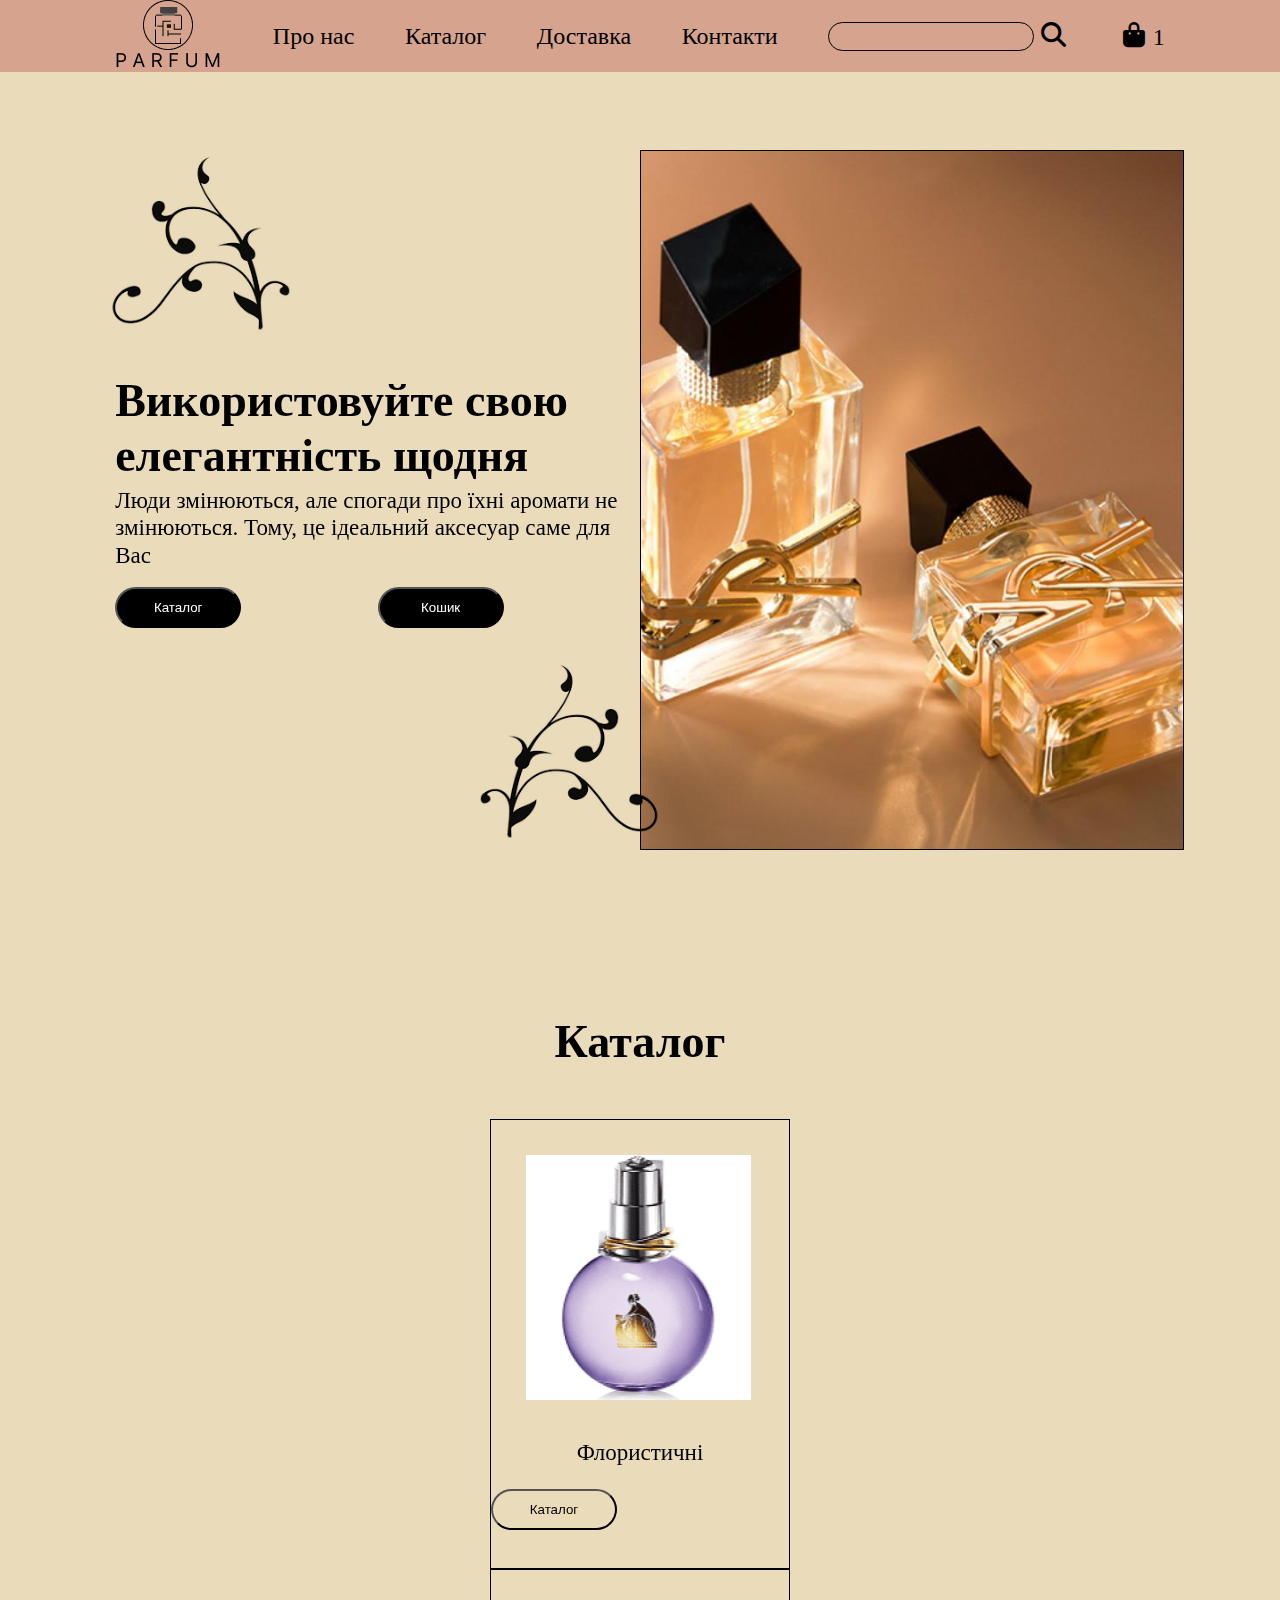
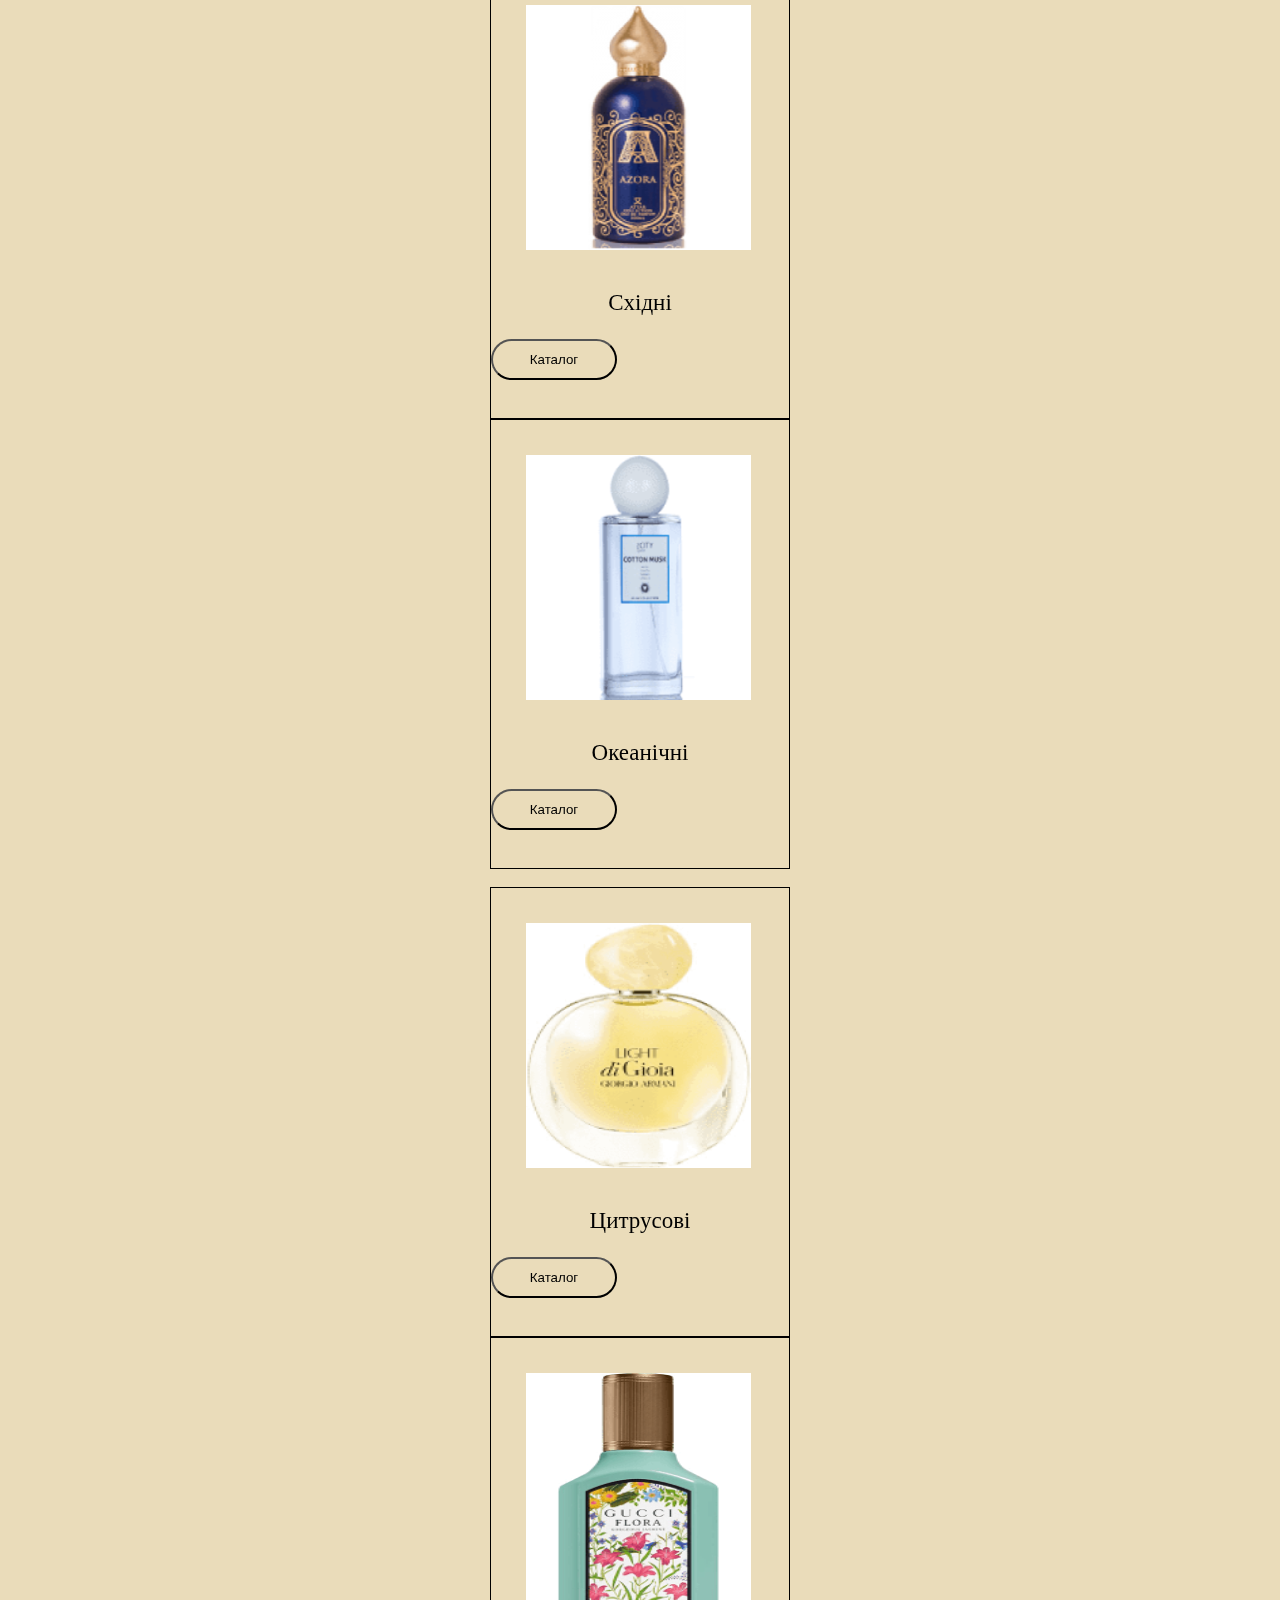
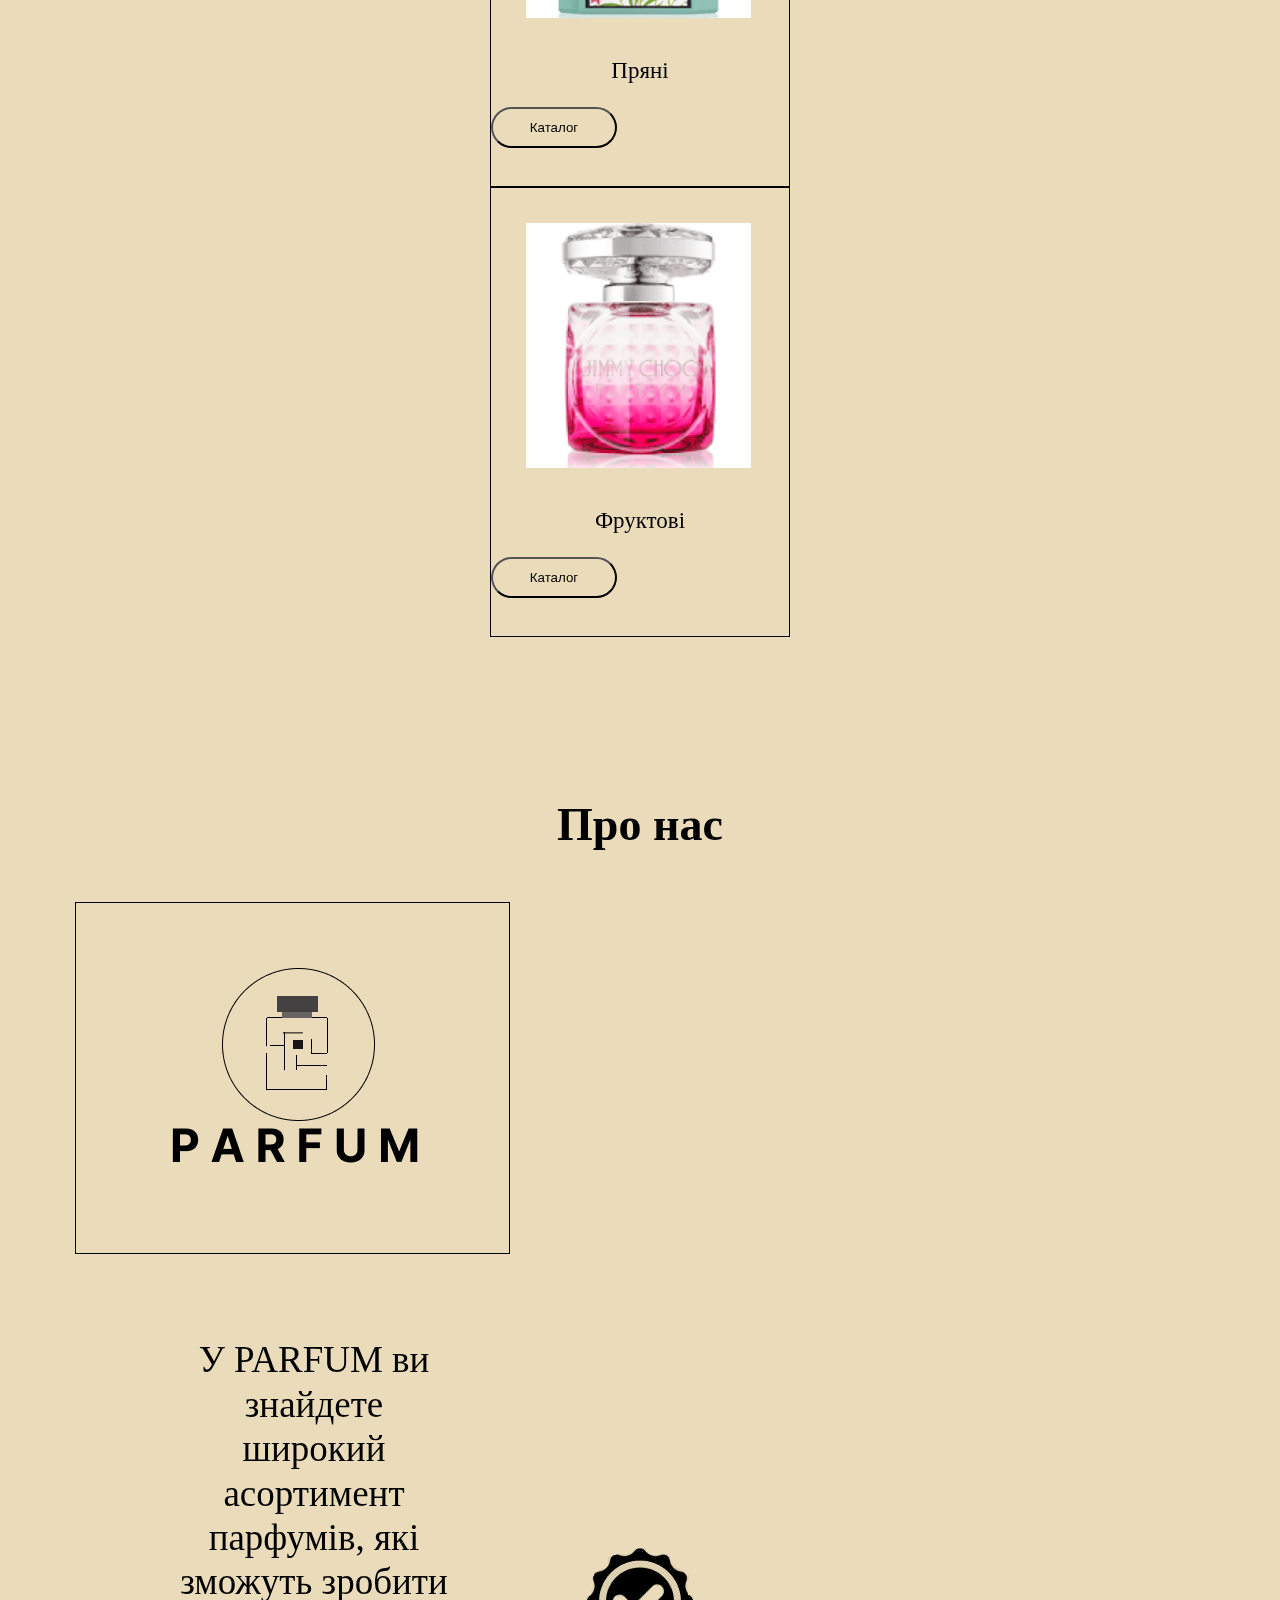
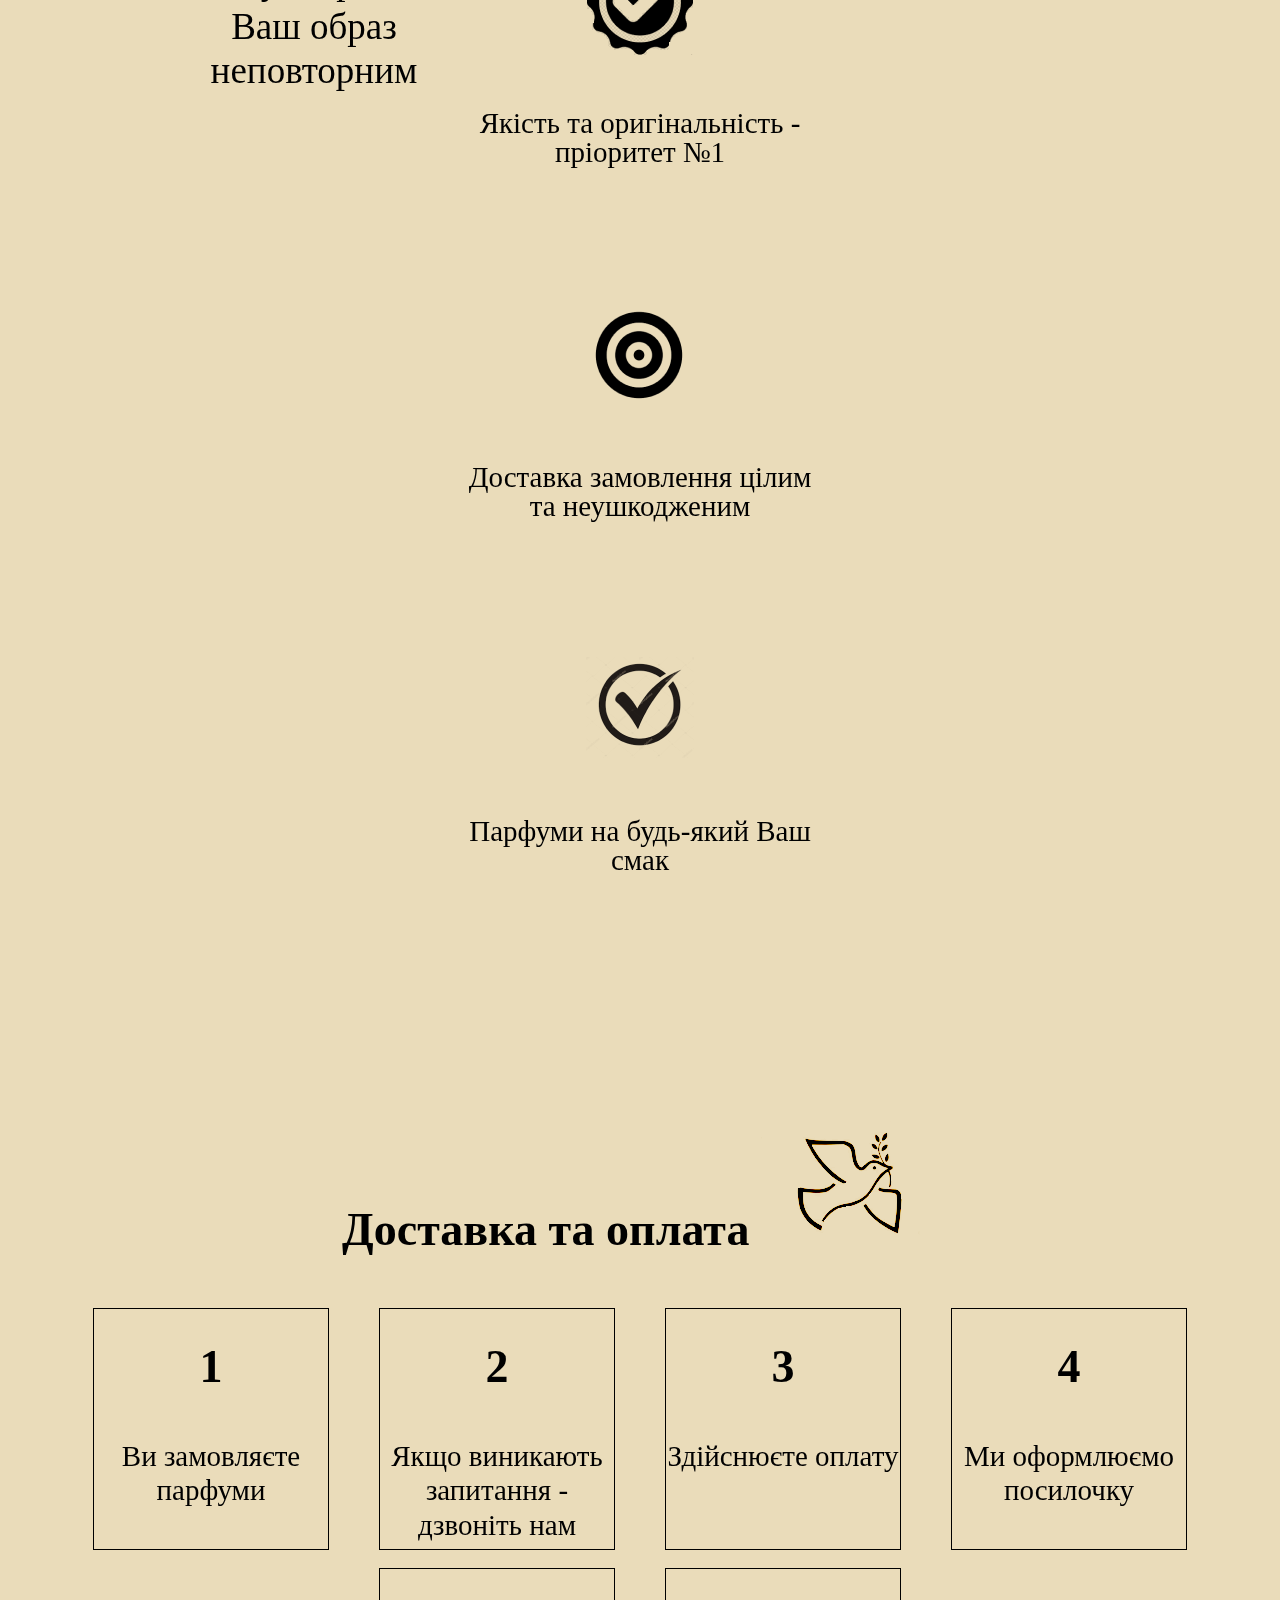
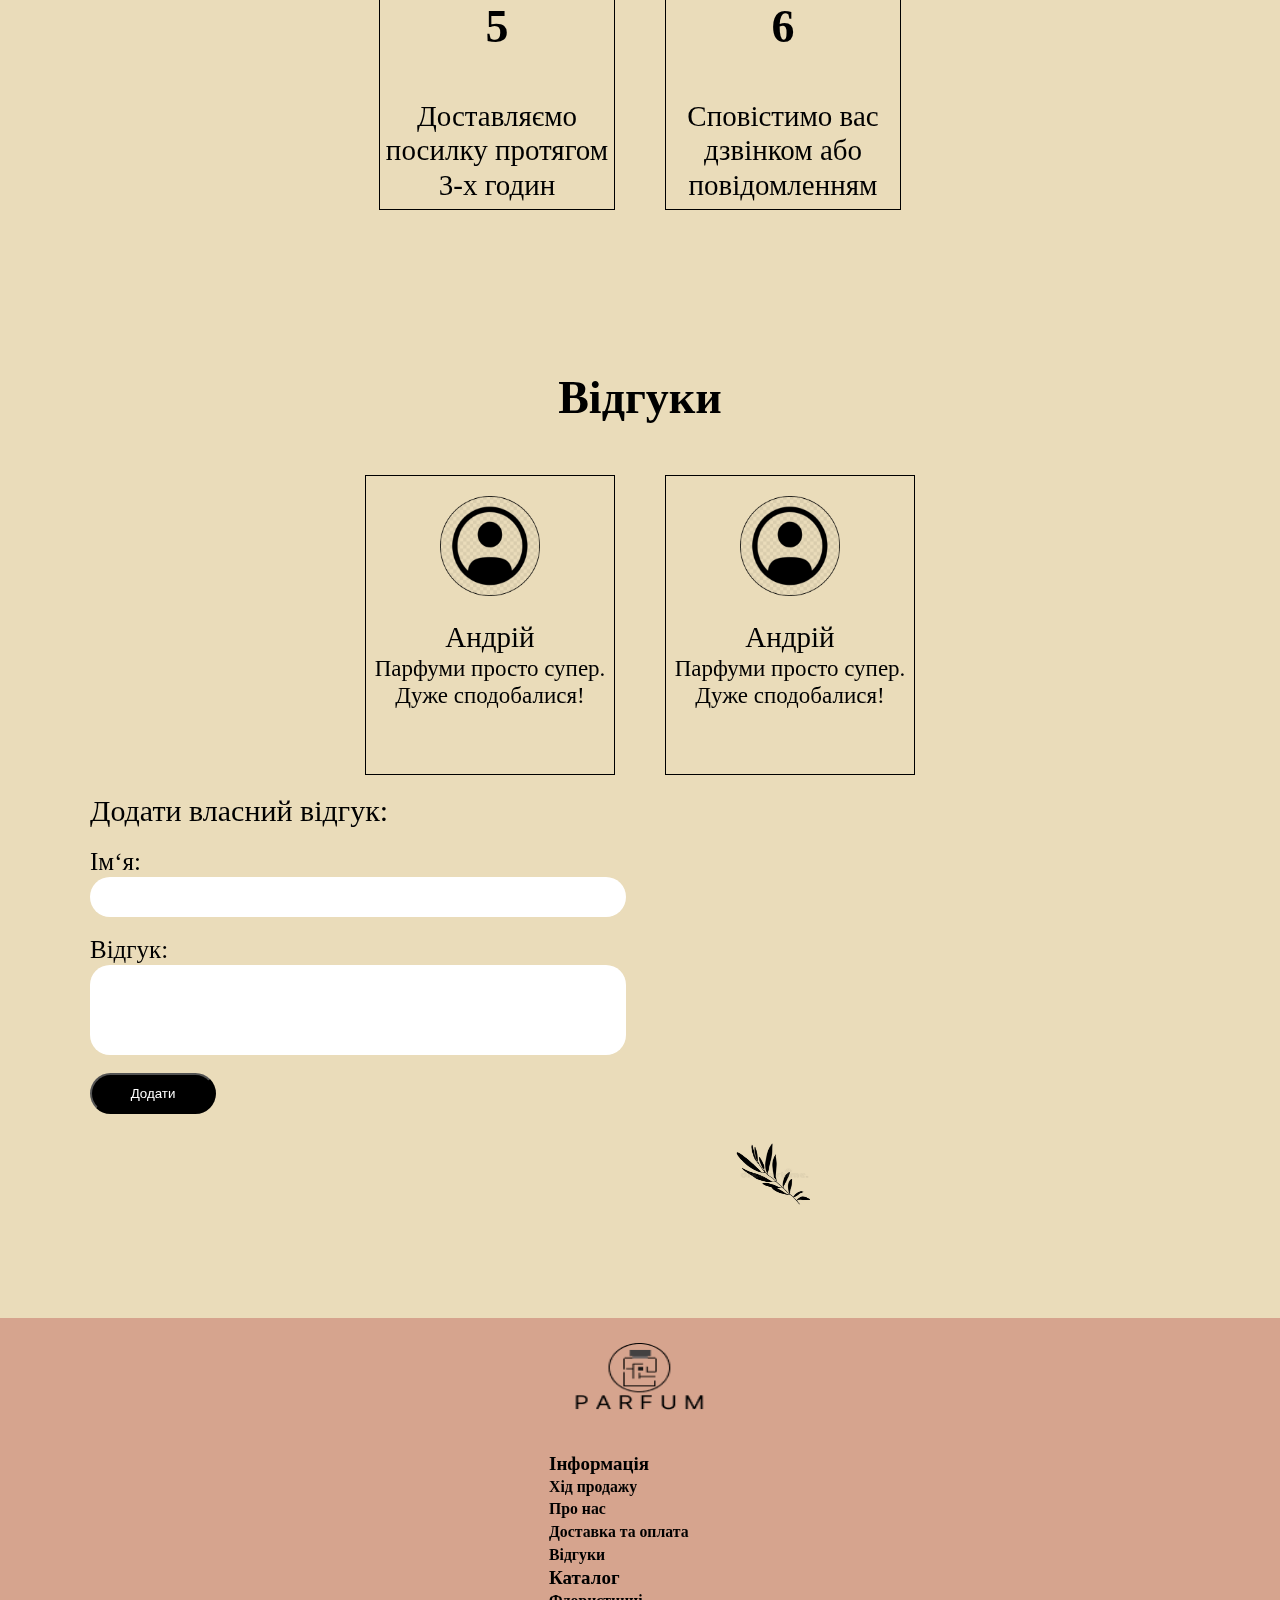
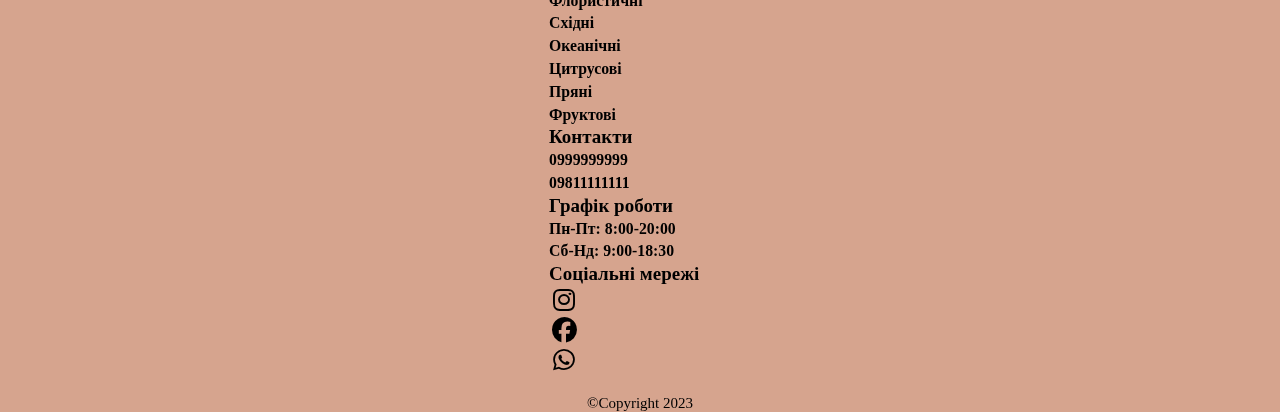
<file: project/index.html>
<!DOCTYPE html>
<html lang="en">
<head>
    <meta charset="UTF-8">
    <meta http-equiv="X-UA-Compatible" content="IE=edge">
    <meta name="viewport" content="width=device-width, initial-scale=1.0">
    <title>Document</title>
    <link href="https://cdn.jsdelivr.net/npm/bootstrap@5.2.3/dist/css/bootstrap.min.css" rel="stylesheet" integrity="sha384-rbsA2VBKQhggwzxH7pPCaAqO46MgnOM80zW1RWuH61DGLwZJEdK2Kadq2F9CUG65" crossorigin="anonymous">
    <link rel="stylesheet" href="style.css"/>
    <link rel="stylesheet" type="text/css" href="https://cdnjs.cloudflare.com/ajax/libs/font-awesome/6.3.0/css/all.min.css"/>
</head>
<body>
    <header>
        <a href="index.html" >
            <img  alt="" src="images/logoheader.png"/>
        </a>
        <nav class="navbar">
            <a href="about.html">Про нас</a>
            <a href="catalog.html">Каталог</a>
            <a href="delivery.html">Доставка</a>
            <a href="contact.html">Контакти</a> 
        </nav>
        <section class="searchContainer">
            <form action="#">
                <input type="text"
                placeholder=""
                class="search"/>
                <button class="btnwithicon">
                    <i class="fa-sharp fa-solid fa-magnifying-glass fa-xl"></i>
                </button>
            </form>
        
        </section>
        <section class="shoping bag">
            <button class="btnwithicon">
                <i class="fa-solid fa-bag-shopping">
                    
                </i>
            </button>
            <span class="count goods">1</span>
        </section>
        
    </header>
    <section class="home" id="home">
        <div class="content">
            <div class="row">
                <div class="column col">
                    <img class="leap1" src="images/leap1.png">
                    <h1 class="main header">Використовуйте свою елегантність щодня</h1>
                    <h4 class="secondary header">Люди змінюються, але спогади про їхні аромати не змінюються. Тому, це ідеальний аксесуар саме для Вас
                    </h4>
                    <div class="row buttons">
                        <div class="column">
                            <button onclick="window.location.href='catalog.html';" class="btn main section">Каталог</button>
                        </div>
                        <div class="column">
                            <button onclick="window.location.href='shoppingbag.html';" class="btn main section">Кошик</button>
                        </div>
                    </div>
                    <img class="leap2" src="images/leap2.png">
                </div>
                <div class="column">
                    <img class="homeImg" src="images/home.png" alt=""/>
                </div>
            </div>
           
        </div>
    </section>
    <section class="catalog">
        <h1 class="header section">Каталог</h1>
        <div class="row elem">
            <div class="col">
                <div class="card">
                    <img class="card image" src="images/floristic.png">
                    <h3 class="card title">Флористичні</h3>
                    <button onclick="window.location.href='catalog.html';" class="btn main show section">Каталог</input>
                </div>
            </div>
            <div class="col">
                <div class="card">
                    <img class="card image" src="images/eastern.png">
                    <h3 class="card title">Східні</h3>
                    <button onclick="window.location.href='catalog.html';" class="btn main show section">Каталог</button>
                </div>
            </div>
            <div class="col">
                <div class="card">
                    <img class="card image" src="images/oceanic.png">
                    <h3 class="card title">Океанічні</h3>
                    <button onclick="window.location.href='catalog.html';" class="btn main show section">Каталог</button>
                </div>
            </div>
        </div>
        <br>
        <div class="row elem">
            <div class="col">
                <div class="card">
                    <img class="card image" src="images/citrus.png">
                    <h3 class="card title">Цитрусові</h3>
                    <button onclick="window.location.href='catalog.html';" class="btn main show section">Каталог</button>
                </div>
            </div>
            <div class="col">
                <div class="card">
                    <img class="card image" src="images/spicy.png">
                    <h3 class="card title">Пряні</h3>
                    <button onclick="window.location.href='catalog.html';" class="btn main show section">Каталог</button>
                </div>
            </div>
            <div class="col">
                <div class="card">
                    <img class="card image" src="images/fruity.png">
                    <h3 class="card title">Фруктові</h3>
                    <button onclick="window.location.href='catalog.html';" class="btn main show section">Каталог</button>
                </div>
            </div>
        </div>
    </section>
    <section class="about us" id="aboutus">
        <h1 class="header section">Про нас</h1>
        <div class="row about">
            <div class="col">
                <img src="images/aboutusimg.png">
            </div>
            <div class="col">
                <h2 class="about us txt">
                    У PARFUM ви знайдете широкий асортимент парфумів, які зможуть зробити Ваш образ неповторним
                </h2>
            </div>
        </div>
        <br>
        <div class="row">
            <div class="col advantage">
                <img class="advantage img" src="images/advantimg1.png">
                <h3 class="advantage txt">Якість та оригінальність - пріоритет №1</h3>
            </div>
            <div class="col advantage">
                <img class="advantage img" src="images/advantimg2.png">
                <h3 class="advantage txt">Доставка замовлення цілим та неушкодженим</h3>
            </div>
            <div class="col advantage">
                <img class="advantage img" src="images/advantimg3.png">
                <h3 class="advantage txt">Парфуми на будь-який Ваш смак</h3>
            </div>
        </div>
    </section>
    <section class="delivery and payment" id="deliveryandpayment">
        <h1 class="header section">Доставка та оплата <img class="sign img" src="images/sign.png"></h1>
        <div class="container1">
            <div class="col delivery">
                <h1 class="number">1</h1>
                <h3 class="txt delivery">Ви замовляєте парфуми</h3>
            </div>
            <div class="col delivery">
                <h1 class="number">2</h1>
                <h3 class="txt delivery">Якщо виникають запитання - дзвоніть нам</h3>
            </div>
            <div class="col delivery">
                <h1 class="number">3</h1>
                <h3 class="txt delivery">Здійснюєте оплату</h3>
            </div>
            <div class="col delivery">
                <h1 class="number">4</h1>
                <h3 class="txt delivery">Ми оформлюємо посилочку</h3>
            </div>
        </div>
        <br>
        <div class="container1">
            <div class="col delivery">
                <h1 class="number">5</h1>
                <h3 class="txt delivery">Доставляємо посилку протягом 3-х годин</h3>
            </div>
            <div class="col delivery">
                <h1 class="number">6</h1>
                <h3 class="txt delivery">Сповістимо вас дзвінком або повідомленням</h3>
            </div>
        </div>
       
    </section>
    <section class="reviews" id="reviews">
        <h1 class="header section">Відгуки</h1>
        <div class="container1">
            <div class="col review">
                <img class="person img" src="images/person.png">
                <h3 class="person name">Андрій</h3>
                <h4 class="review txt">Парфуми просто супер. Дуже сподобалися!</h4>
            </div>
            <div class="col review">
                <img class="person img" src="images/person.png">
                <h3 class="person name">Андрій</h3>
                <h4 class="review txt">Парфуми просто супер. Дуже сподобалися!</h4>
            </div>
        </div>
        <br>
        <h2 class="review header">Додати власний відгук:</h2>
        <br>
        <div class="col of input" >
            <div class="row">
                <div class="col">
                    <h3 class="name label review">Ім‘я:</h3>
                </div>
                <div class="col">
                    <input type="text"
                placeholder=""
                class="name input"/>
                </div>
                
            </div>
            <br>
            <div class="row">
                <div class="col">
                    <h3 class="name label review">Відгук:</h3>
                </div>
                <div class="col">
                    <input type="text"
                placeholder=""
                class="review input"/>
                </div>
            </div>
            <br>
            <div class="row">
                <div class="col">
                    <button class="btn main section">Додати</button>
                </div>
                <div class="col">
                    <img class="leap3" src="images/leap3.png">
                </div>
            </div>
        </div>
    </section>
    <footer>
        <div class="col">
            <div class="row of logo">
                <img class="logofooter" alt="" src="images/logoheader.png"/>
            </div>
            <br>
            <div class="row">
                <div class="col">
                    <a href="#"><h4>Інформація</h4></a>
                    <a href="#"><h5>Хід продажу</h5></a>
                    <a href="#aboutus"><h5>Про нас</h5></a>
                    <a href="#deliveryandpayment"><h5>Доставка та оплата</h5></a>
                    <a href="#reviews"><h5>Відгуки</h5></a>
                </div>
                <div class="col">
                    <a href="catalog.html"><h4>Каталог</h4></a>
                    <a href="catalog.html"><h5>Флористичні</h5></a>
                    <a href="catalog.html"><h5>Східні</h5></a>
                    <a href="catalog.html"><h5>Океанічні</h5></a>
                    <a href="catalog.html"><h5>Цитрусові</h5></a>
                    <a href="catalog.html"><h5>Пряні</h5></a>
                    <a href="catalog.html"><h5>Фруктові</h5></a>
                </div>
                <div class="col">
                    <a href="#"><h4>Контакти</h4></a>
                    <a href="#"><h5>0999999999</h5></a>
                    <a href="#"><h5>09811111111</h5></a>
                </div>
                <div class="col">
                    <a href="#"><h4>Графік роботи</h4></a>
                    <a href="#"><h5>Пн-Пт: 8:00-20:00</h5></a>
                    <a href="#"><h5>Сб-Нд: 9:00-18:30</h5></a>
                </div>
                <div class="col">
                    <a href="#"><h4>Соціальні мережі</h4></a>
                    <div class="row">
                        <div class="col">
                            <button class="btnwithicon">
                                <i class="fa-brands fa-instagram"></i>
                            </button>
                        </div>
                        <div class="col">
                            <button class="btnwithicon">
                                <i class="fa-brands fa-facebook"></i>
                            </button>
                        </div>
                        <div class="col">
                            <button class="btnwithicon">
                                <i class="fa-brands fa-whatsapp"></i>
                            </button>
                        </div>
                    </div>
                   
                </div>
            </div>
            <br>
            <div class="row">
                <h5 class="copyright">©Copyright 2023</h5>
            </div>
        </div>
    </footer>
    
</body>
</html>
</file>
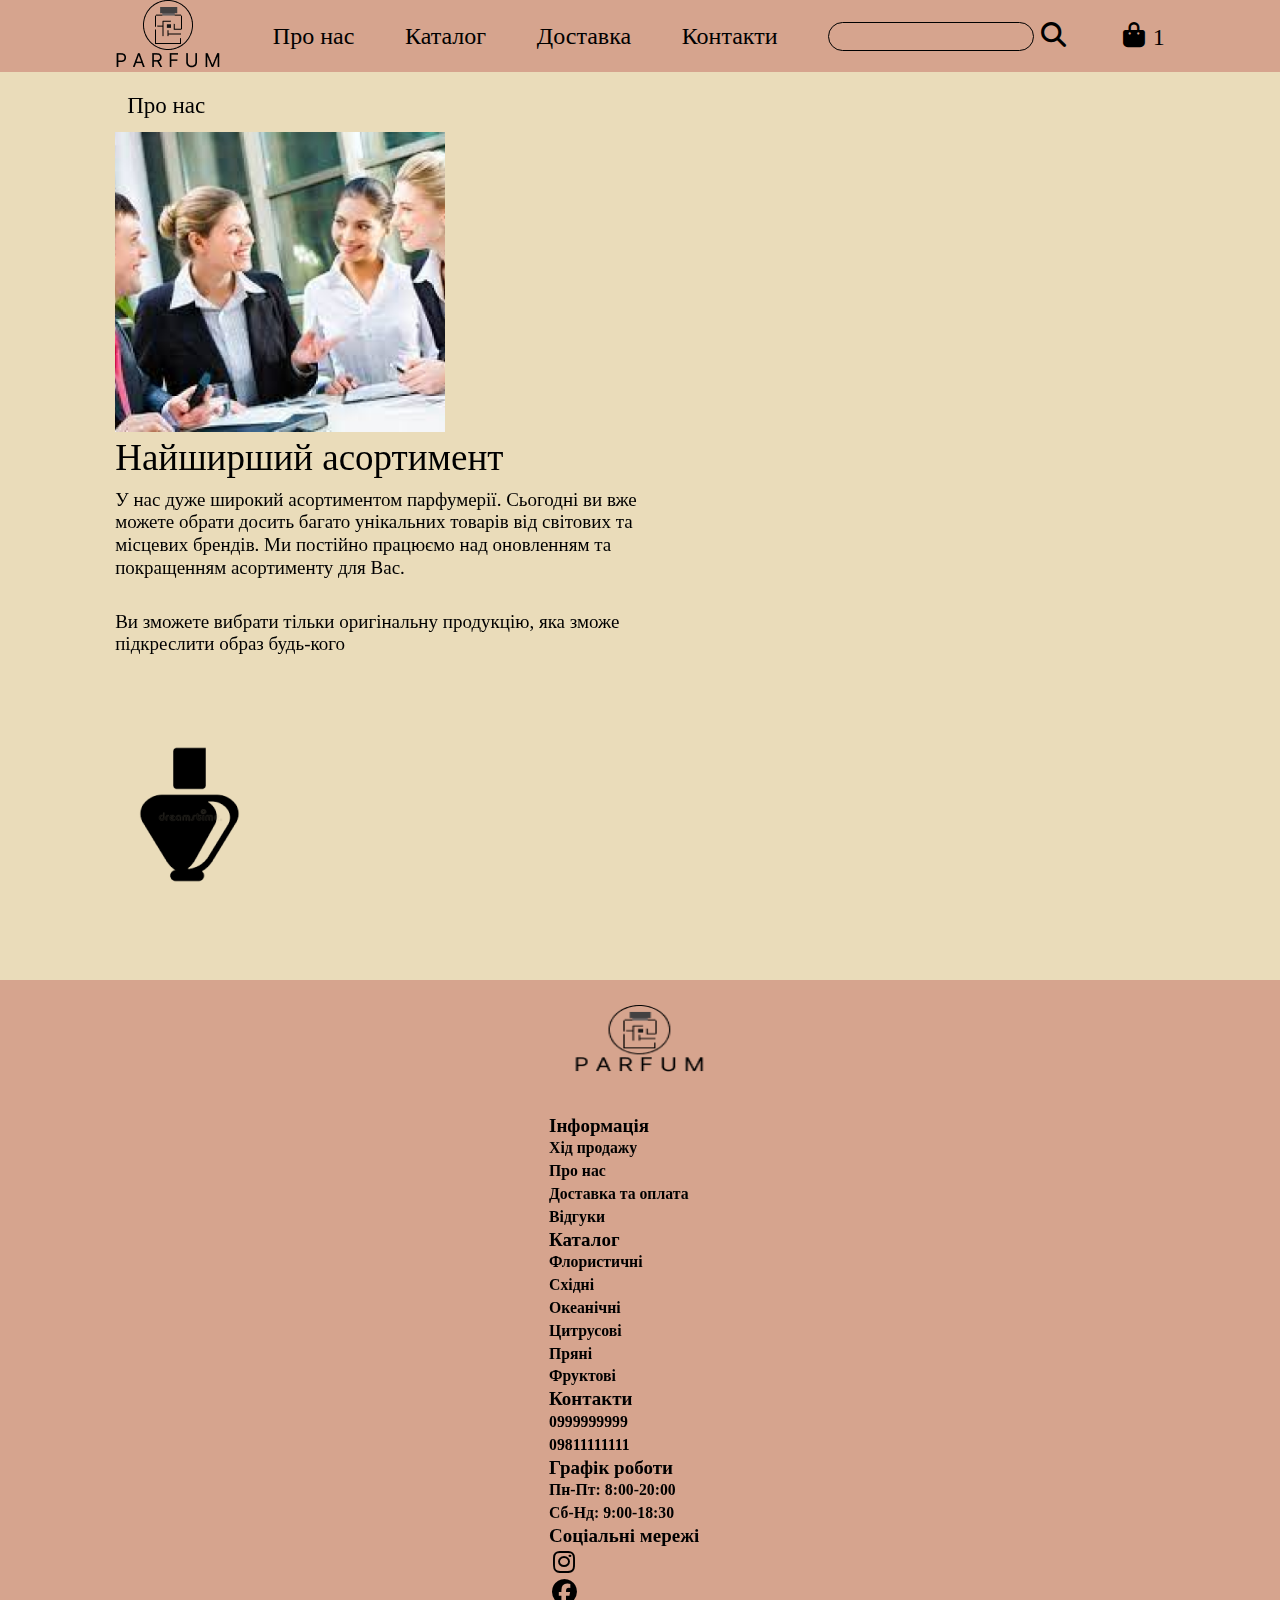
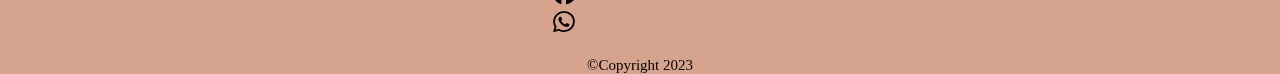
<file: project/about.html>
<!DOCTYPE html>
<html lang="en">
<head>
    <meta charset="UTF-8">
    <meta http-equiv="X-UA-Compatible" content="IE=edge">
    <meta name="viewport" content="width=device-width, initial-scale=1.0">
    <title>Document</title>
    <link href="https://cdn.jsdelivr.net/npm/bootstrap@5.2.3/dist/css/bootstrap.min.css" rel="stylesheet" integrity="sha384-rbsA2VBKQhggwzxH7pPCaAqO46MgnOM80zW1RWuH61DGLwZJEdK2Kadq2F9CUG65" crossorigin="anonymous">
    <link rel="stylesheet" href="style.css"/>
    <link rel="stylesheet" type="text/css" href="https://cdnjs.cloudflare.com/ajax/libs/font-awesome/6.3.0/css/all.min.css"/>
</head>
<body>
    <header>
        <a href="index.html" >
            <img  alt="" src="images/logoheader.png"/>
        </a>
        <nav class="navbar">
            <a href="about.html">Про нас</a>
            <a href="catalog.html">Каталог</a>
            <a href="delivery.html">Доставка</a>
            <a href="contact.html">Контакти</a>
        </nav>
        <section class="searchContainer">
            <form action="#">
                <input type="text"
                placeholder=""
                class="search"/>
                <button class="btnwithicon">
                    <i class="fa-sharp fa-solid fa-magnifying-glass fa-xl"></i>
                </button>
            </form>
        
        </section>
        <section class="shoping bag">
            <button class="btnwithicon">
                <i class="fa-solid fa-bag-shopping">
                    
                </i>
            </button>
            <span class="count goods">1</span>
        </section>
        
    </header>
    <section class="about page">
        <div class="col">
            <div class="row">
                <h4 class="page name">Про нас</h4>
            </div>
            <div class="row">
               
                    <img class="aboutimg" src="images/about.png">
                
                <div class="col">
                    <h2 class="about header txt">Найширший асортимент </h2>
                    <h5 class="about txt page">У нас дуже широкий асортиментом парфумерії. Сьогодні ви вже можете обрати досить багато унікальних товарів від світових та місцевих брендів. Ми постійно працюємо над оновленням та покращенням асортименту для Вас. </h5>
    
                    <h5 class="about txt page">Ви зможете вибрати тільки оригінальну продукцію, яка зможе підкреслити образ будь-кого</h5>
                </div>
                <div class="col aditionalimg">
                    <img src="images/aboutimg.png">
                </div>
            </div>
        </div>
    </section>
    <footer>
        <div class="col">
            <div class="row of logo">
                <img class="logofooter" alt="" src="images/logoheader.png"/>
            </div>
            <br>
            <div class="row">
                <div class="col">
                    <a href="#"><h4>Інформація</h4></a>
                    <a href="#"><h5>Хід продажу</h5></a>
                    <a href="#aboutus"><h5>Про нас</h5></a>
                    <a href="#deliveryandpayment"><h5>Доставка та оплата</h5></a>
                    <a href="#reviews"><h5>Відгуки</h5></a>
                </div>
                <div class="col">
                    <a href="catalog.html"><h4>Каталог</h4></a>
                    <a href="catalog.html"><h5>Флористичні</h5></a>
                    <a href="catalog.html"><h5>Східні</h5></a>
                    <a href="catalog.html"><h5>Океанічні</h5></a>
                    <a href="catalog.html"><h5>Цитрусові</h5></a>
                    <a href="catalog.html"><h5>Пряні</h5></a>
                    <a href="catalog.html"><h5>Фруктові</h5></a>
                </div>
                <div class="col">
                    <a href="#"><h4>Контакти</h4></a>
                    <a href="#"><h5>0999999999</h5></a>
                    <a href="#"><h5>09811111111</h5></a>
                </div>
                <div class="col">
                    <a href="#"><h4>Графік роботи</h4></a>
                    <a href="#"><h5>Пн-Пт: 8:00-20:00</h5></a>
                    <a href="#"><h5>Сб-Нд: 9:00-18:30</h5></a>
                </div>
                <div class="col">
                    <a href="#"><h4>Соціальні мережі</h4></a>
                    <div class="row">
                        <div class="col">
                            <button class="btnwithicon">
                                <i class="fa-brands fa-instagram"></i>
                            </button>
                        </div>
                        <div class="col">
                            <button class="btnwithicon">
                                <i class="fa-brands fa-facebook"></i>
                            </button>
                        </div>
                        <div class="col">
                            <button class="btnwithicon">
                                <i class="fa-brands fa-whatsapp"></i>
                            </button>
                        </div>
                    </div>
                   
                </div>
            </div>
            <br>
            <div class="row">
                <h5 class="copyright">©Copyright 2023</h5>
            </div>
        </div>
    </footer>
</body>
</html>
</file>
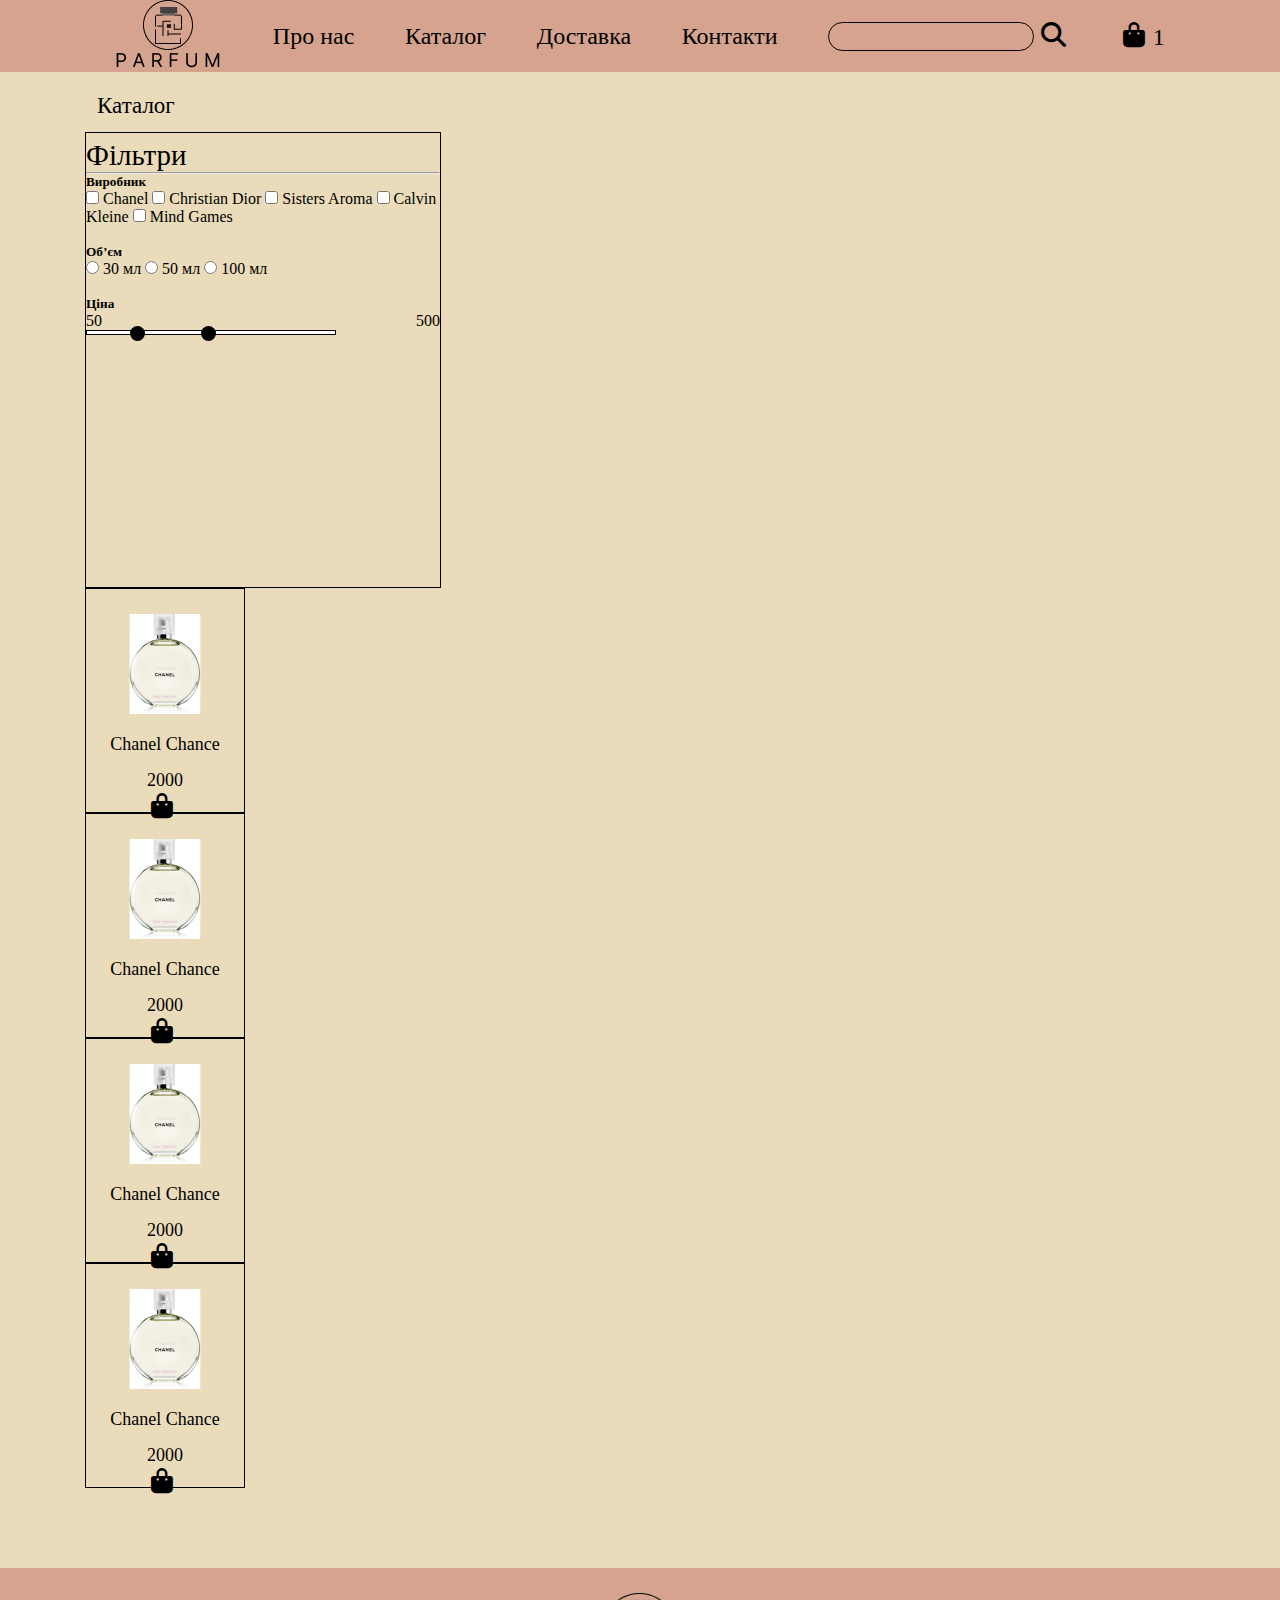
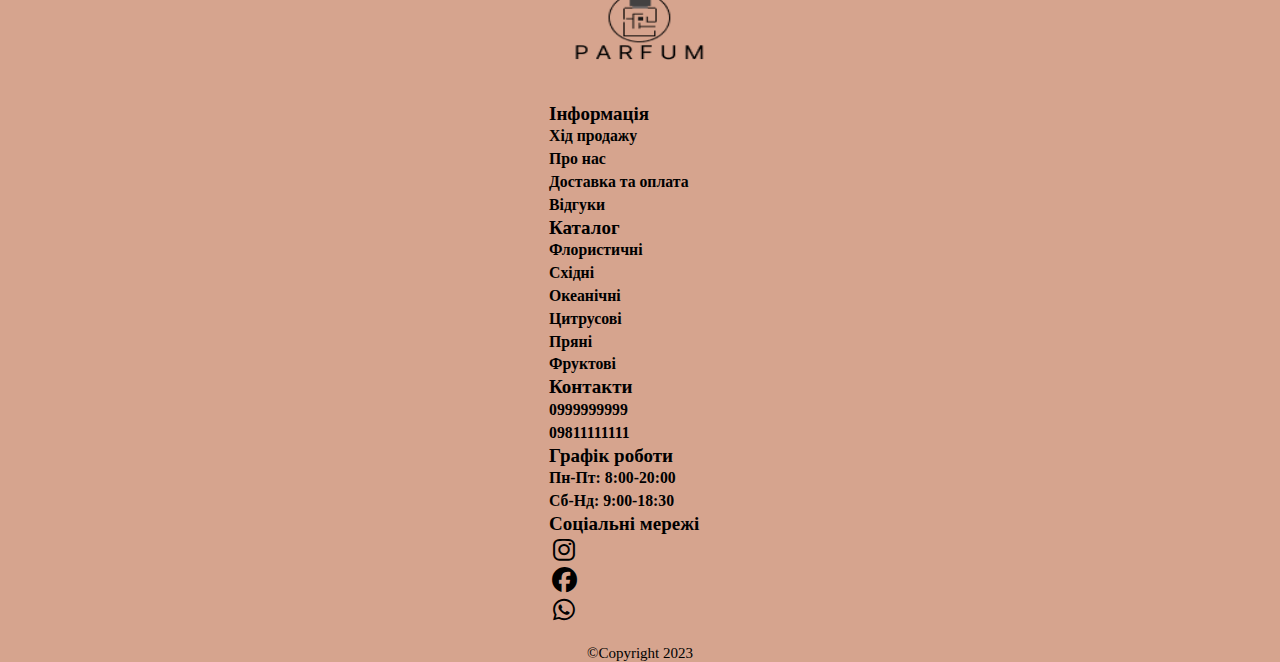
<file: project/catalog.html>
<!DOCTYPE html>
<html lang="en">
<head>
    <meta charset="UTF-8">
    <meta http-equiv="X-UA-Compatible" content="IE=edge">
    <meta name="viewport" content="width=device-width, initial-scale=1.0">
    <title>Document</title>
    <link href="https://cdn.jsdelivr.net/npm/bootstrap@5.2.3/dist/css/bootstrap.min.css" rel="stylesheet" integrity="sha384-rbsA2VBKQhggwzxH7pPCaAqO46MgnOM80zW1RWuH61DGLwZJEdK2Kadq2F9CUG65" crossorigin="anonymous">
    <link rel="stylesheet" href="style.css"/>
    <link rel="stylesheet" type="text/css" href="https://cdnjs.cloudflare.com/ajax/libs/font-awesome/6.3.0/css/all.min.css"/>
</head>
<body>
    <header>
        <a href="index.html" >
            <img  alt="" src="images/logoheader.png"/>
        </a>
        <nav class="navbar">
            <a href="about.html">Про нас</a>
            <a href="catalog.html">Каталог</a>
            <a href="delivery.html">Доставка</a>
            <a href="contact.html">Контакти</a>
            
           
            
        </nav>
        <section class="searchContainer">
            <form action="#">
                <input type="text"
                placeholder=""
                class="search"/>
                <button class="btnwithicon">
                    <i class="fa-sharp fa-solid fa-magnifying-glass fa-xl"></i>
                </button>
            </form>
        
        </section>
        <section class="shoping bag">
            <button class="btnwithicon">
                <i class="fa-solid fa-bag-shopping">
                    
                </i>
            </button>
            <span class="count goods">1</span>
        </section>
        
    </header>
    <section class="catalog page">
        <div class="col">
            <div class="row">
                <h4 class="page name">Каталог</h4>
            </div>
            <div class="row of catal">
                <div class="col-xs-10 col-sm-2 filter">
                    <h3 class="filter txt">Фільтри</h3>
                    <hr>
                    <aside>
                        <h5 class="name of filter">Виробник</h5>
                        <label class="container">
                            <span class="checkmark"></span>
                            <input type="checkbox" >
                            Chanel
                        </label>
                        <label class="container">
                            <span class="checkmark"></span>
                            <input type="checkbox" >
                            Christian Dior
                        </label>
                        <label class="container">
                            <span class="checkmark"></span>
                            <input type="checkbox" >
                            Sisters Aroma
                        </label>
                        <label class="container">
                            <span class="checkmark"></span>
                            <input type="checkbox" >
                            Calvin Kleine
                        </label>
                        <label class="container">
                            <span class="checkmark"></span>
                            <input type="checkbox" >
                            Mind Games
                        </label>
                    </aside>
                    <br>
                    <aside>
                        <h5 class="name of filter">Об’єм</h5>
                        <label class="container">
                            <span class="checkmark"></span>
                            <input type="radio" >
                            30 мл
                        </label>
                        <label class="container">
                            <span class="checkmark"></span>
                            <input type="radio" >
                            50 мл
                        </label>
                        <label class="container">
                            <span class="checkmark"></span>
                            <input type="radio" >
                            100 мл
                        </label>
                    </aside>
                    <br>
                    <aside>
                        <h5 class="name of filter">Ціна</h5>
                        <div class="price-content">
                            <div>
                        
                              <p id="min-value">50</p>
                            </div>
                    
                            <div>
                    
                              <p id="max-value">500</p>
                            </div>
                          </div>
                    
                            <div class="range-slider">
                              <input type="range" class="min-price" value="100" min="10" max="500" step="10">
                              <input type="range" class="max-price" value="250" min="10" max="500" step="10">
                            </div>
                    </aside>
                </div>
                <div class="col-xs-10 col-sm-8">
                    <div class="row">
                        <div class="col">
                         <div class="catalog card">
                             <img class="goods elem" src="images/goodselement.png"></img>
                             <span class="product info">Chanel Chance</span>
                             <div class="row additional">
                                 <div class="col price">
                                     <span class="product info">2000</span>
                                 </div>
                                 <div class="col">
                                     <button onclick="window.location.href='product.html';" class="btnwithicon">
                                         <i class="fa-solid fa-bag-shopping"></i>
                                     </button>
                                 </div>
                             </div>
                         </div>
                     </div>
                     <div class="col">
                         <div class="catalog card">
                             <img class="goods elem" src="images/goodselement.png"></img>
                             <span class="product info">Chanel Chance</span>
                             <div class="row additional">
                                 <div class="col price">
                                     <span class="product info">2000</span>
                                 </div>
                                 <div class="col">
                                     <button class="btnwithicon">
                                         <i class="fa-solid fa-bag-shopping"></i>
                                     </button>
                                 </div>
                             </div>
                         </div>
                     </div>
                     <div class="col">
                         <div class="catalog card">
                             <img class="goods elem" src="images/goodselement.png"></img>
                             <span class="product info">Chanel Chance</span>
                             <div class="row additional">
                                 <div class="col price">
                                     <span class="product info">2000</span>
                                 </div>
                                 <div class="col">
                                     <button class="btnwithicon">
                                         <i class="fa-solid fa-bag-shopping"></i>
                                     </button>
                                 </div>
                             </div>
                         </div>
                     </div>
                      <div class="col">
                         <div class="catalog card">
                             <img class="goods elem" src="images/goodselement.png"></img>
                             <span class="product info">Chanel Chance</span>
                             <div class="row additional">
                                 <div class="col price">
                                     <span class="product info">2000</span>
                                 </div>
                                 <div class="col">
                                     <button class="btnwithicon">
                                         <i class="fa-solid fa-bag-shopping"></i>
                                     </button>
                                 </div>
                             </div>
                         </div>
                     </div>
             </div>
                </div>
            </div>
        </div>
    </section>
    <footer>
        <div class="col">
            <div class="row of logo">
                <img class="logofooter" alt="" src="images/logoheader.png"/>
            </div>
            <br>
            <div class="row">
                <div class="col">
                    <a href="#"><h4>Інформація</h4></a>
                    <a href="#"><h5>Хід продажу</h5></a>
                    <a href="#aboutus"><h5>Про нас</h5></a>
                    <a href="#deliveryandpayment"><h5>Доставка та оплата</h5></a>
                    <a href="#reviews"><h5>Відгуки</h5></a>
                </div>
                <div class="col">
                    <a href="catalog.html"><h4>Каталог</h4></a>
                    <a href="catalog.html"><h5>Флористичні</h5></a>
                    <a href="catalog.html"><h5>Східні</h5></a>
                    <a href="catalog.html"><h5>Океанічні</h5></a>
                    <a href="catalog.html"><h5>Цитрусові</h5></a>
                    <a href="catalog.html"><h5>Пряні</h5></a>
                    <a href="catalog.html"><h5>Фруктові</h5></a>
                </div>
                <div class="col">
                    <a href="#"><h4>Контакти</h4></a>
                    <a href="#"><h5>0999999999</h5></a>
                    <a href="#"><h5>09811111111</h5></a>
                </div>
                <div class="col">
                    <a href="#"><h4>Графік роботи</h4></a>
                    <a href="#"><h5>Пн-Пт: 8:00-20:00</h5></a>
                    <a href="#"><h5>Сб-Нд: 9:00-18:30</h5></a>
                </div>
                <div class="col">
                    <a href="#"><h4>Соціальні мережі</h4></a>
                    <div class="row">
                        <div class="col">
                            <button class="btnwithicon">
                                <i class="fa-brands fa-instagram"></i>
                            </button>
                        </div>
                        <div class="col">
                            <button class="btnwithicon">
                                <i class="fa-brands fa-facebook"></i>
                            </button>
                        </div>
                        <div class="col">
                            <button class="btnwithicon">
                                <i class="fa-brands fa-whatsapp"></i>
                            </button>
                        </div>
                    </div>
                   
                </div>
            </div>
            <br>
            <div class="row">
                <h5 class="copyright">©Copyright 2023</h5>
            </div>
        </div>
    </footer>
</body>
</html>
</file>
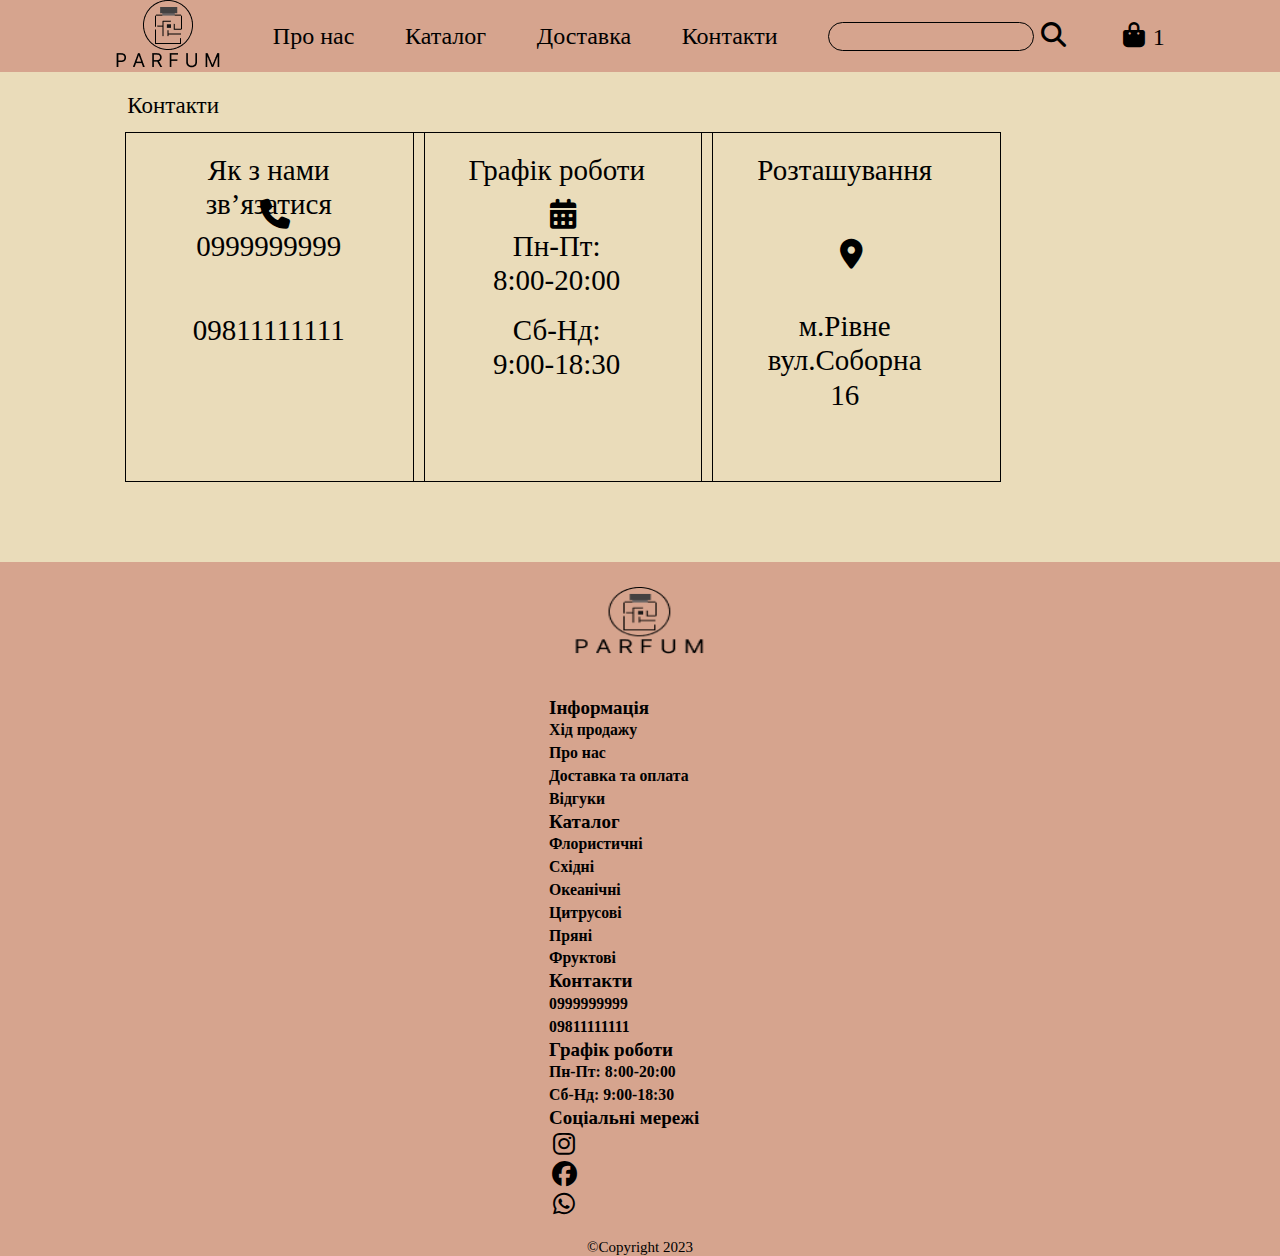
<file: project/contact.html>
<!DOCTYPE html>
<html lang="en">
<head>
    <meta charset="UTF-8">
    <meta http-equiv="X-UA-Compatible" content="IE=edge">
    <meta name="viewport" content="width=device-width, initial-scale=1.0">
    <title>Document</title>
    <link href="https://cdn.jsdelivr.net/npm/bootstrap@5.2.3/dist/css/bootstrap.min.css" rel="stylesheet" integrity="sha384-rbsA2VBKQhggwzxH7pPCaAqO46MgnOM80zW1RWuH61DGLwZJEdK2Kadq2F9CUG65" crossorigin="anonymous">
    <link rel="stylesheet" href="style.css"/>
    <link rel="stylesheet" type="text/css" href="https://cdnjs.cloudflare.com/ajax/libs/font-awesome/6.3.0/css/all.min.css"/>
</head>
<body>
    <header>
        <a href="index.html" >
            <img  alt="" src="images/logoheader.png"/>
        </a>
        <nav class="navbar">
            <a href="about.html">Про нас</a>
            <a href="catalog.html">Каталог</a>
            <a href="delivery.html">Доставка</a>
            <a href="contact.html">Контакти</a>
            
           
            
        </nav>
        <section class="searchContainer">
            <form action="#">
                <input type="text"
                placeholder=""
                class="search"/>
                <button class="btnwithicon">
                    <i class="fa-sharp fa-solid fa-magnifying-glass fa-xl"></i>
                </button>
            </form>
        
        </section>
        <section class="shoping bag">
            <button class="btnwithicon">
                <i class="fa-solid fa-bag-shopping">
                    
                </i>
            </button>
            <span class="count goods">1</span>
        </section>
        
    </header>
    <section class="contact page">
        <div class="col" style="width: 1175px;">
            <div class="row">
                <h4 class="page name">Контакти</h4>
            </div>
            <div class="row">
                <div class="col contact">
                  <div class="card contact element">
                    <h3 class="name container contact">Як з нами зв’язатися</h3>
                    <i class="fa-solid fa-phone"></i>
                    <h3 class="txt container contact">0999999999</h3>
                    <br>
                    <h3 class="txt container contact">09811111111</h3>
            
                  </div>
                </div>
                <div class="col contact">
                  <div class="card contact element">
                    <h3 class="name container contact">Графік роботи</h3>
                    <i class="fa-solid fa-calendar-days"></i>
                    <br>
                    <h3 class="txt container contact">Пн-Пт:<br> 8:00-20:00</h3>
                    <br>
                    <h3 class="txt container contact">Сб-Нд:<br> 9:00-18:30</h3>
                  </div>
                </div>
                <div class="col contact">
                  <div class="card contact element">
                    <h3 class="name container contact">Розташування</h3>
                    <i class="fa-solid fa-location-dot"></i>
                    <br>
                    <h3 class="txt container contact">м.Рівне
                        <br>вул.Соборна<br> 16</h3>
                  </div>
                </div>
                
              </div>
        </div>
    </section>
    <footer>
        <div class="col">
            <div class="row of logo">
                <img class="logofooter" alt="" src="images/logoheader.png"/>
            </div>
            <br>
            <div class="row">
                <div class="col">
                    <a href="#"><h4>Інформація</h4></a>
                    <a href="#"><h5>Хід продажу</h5></a>
                    <a href="#aboutus"><h5>Про нас</h5></a>
                    <a href="#deliveryandpayment"><h5>Доставка та оплата</h5></a>
                    <a href="#reviews"><h5>Відгуки</h5></a>
                </div>
                <div class="col">
                    <a href="catalog.html"><h4>Каталог</h4></a>
                    <a href="catalog.html"><h5>Флористичні</h5></a>
                    <a href="catalog.html"><h5>Східні</h5></a>
                    <a href="catalog.html"><h5>Океанічні</h5></a>
                    <a href="catalog.html"><h5>Цитрусові</h5></a>
                    <a href="catalog.html"><h5>Пряні</h5></a>
                    <a href="catalog.html"><h5>Фруктові</h5></a>
                </div>
                <div class="col">
                    <a href="#"><h4>Контакти</h4></a>
                    <a href="#"><h5>0999999999</h5></a>
                    <a href="#"><h5>09811111111</h5></a>
                </div>
                <div class="col">
                    <a href="#"><h4>Графік роботи</h4></a>
                    <a href="#"><h5>Пн-Пт: 8:00-20:00</h5></a>
                    <a href="#"><h5>Сб-Нд: 9:00-18:30</h5></a>
                </div>
                <div class="col">
                    <a href="#"><h4>Соціальні мережі</h4></a>
                    <div class="row">
                        <div class="col">
                            <button class="btnwithicon">
                                <i class="fa-brands fa-instagram"></i>
                            </button>
                        </div>
                        <div class="col">
                            <button class="btnwithicon">
                                <i class="fa-brands fa-facebook"></i>
                            </button>
                        </div>
                        <div class="col">
                            <button class="btnwithicon">
                                <i class="fa-brands fa-whatsapp"></i>
                            </button>
                        </div>
                    </div>
                   
                </div>
            </div>
            <br>
            <div class="row">
                <h5 class="copyright">©Copyright 2023</h5>
            </div>
        </div>
    </footer>
</body>
</html>
</file>
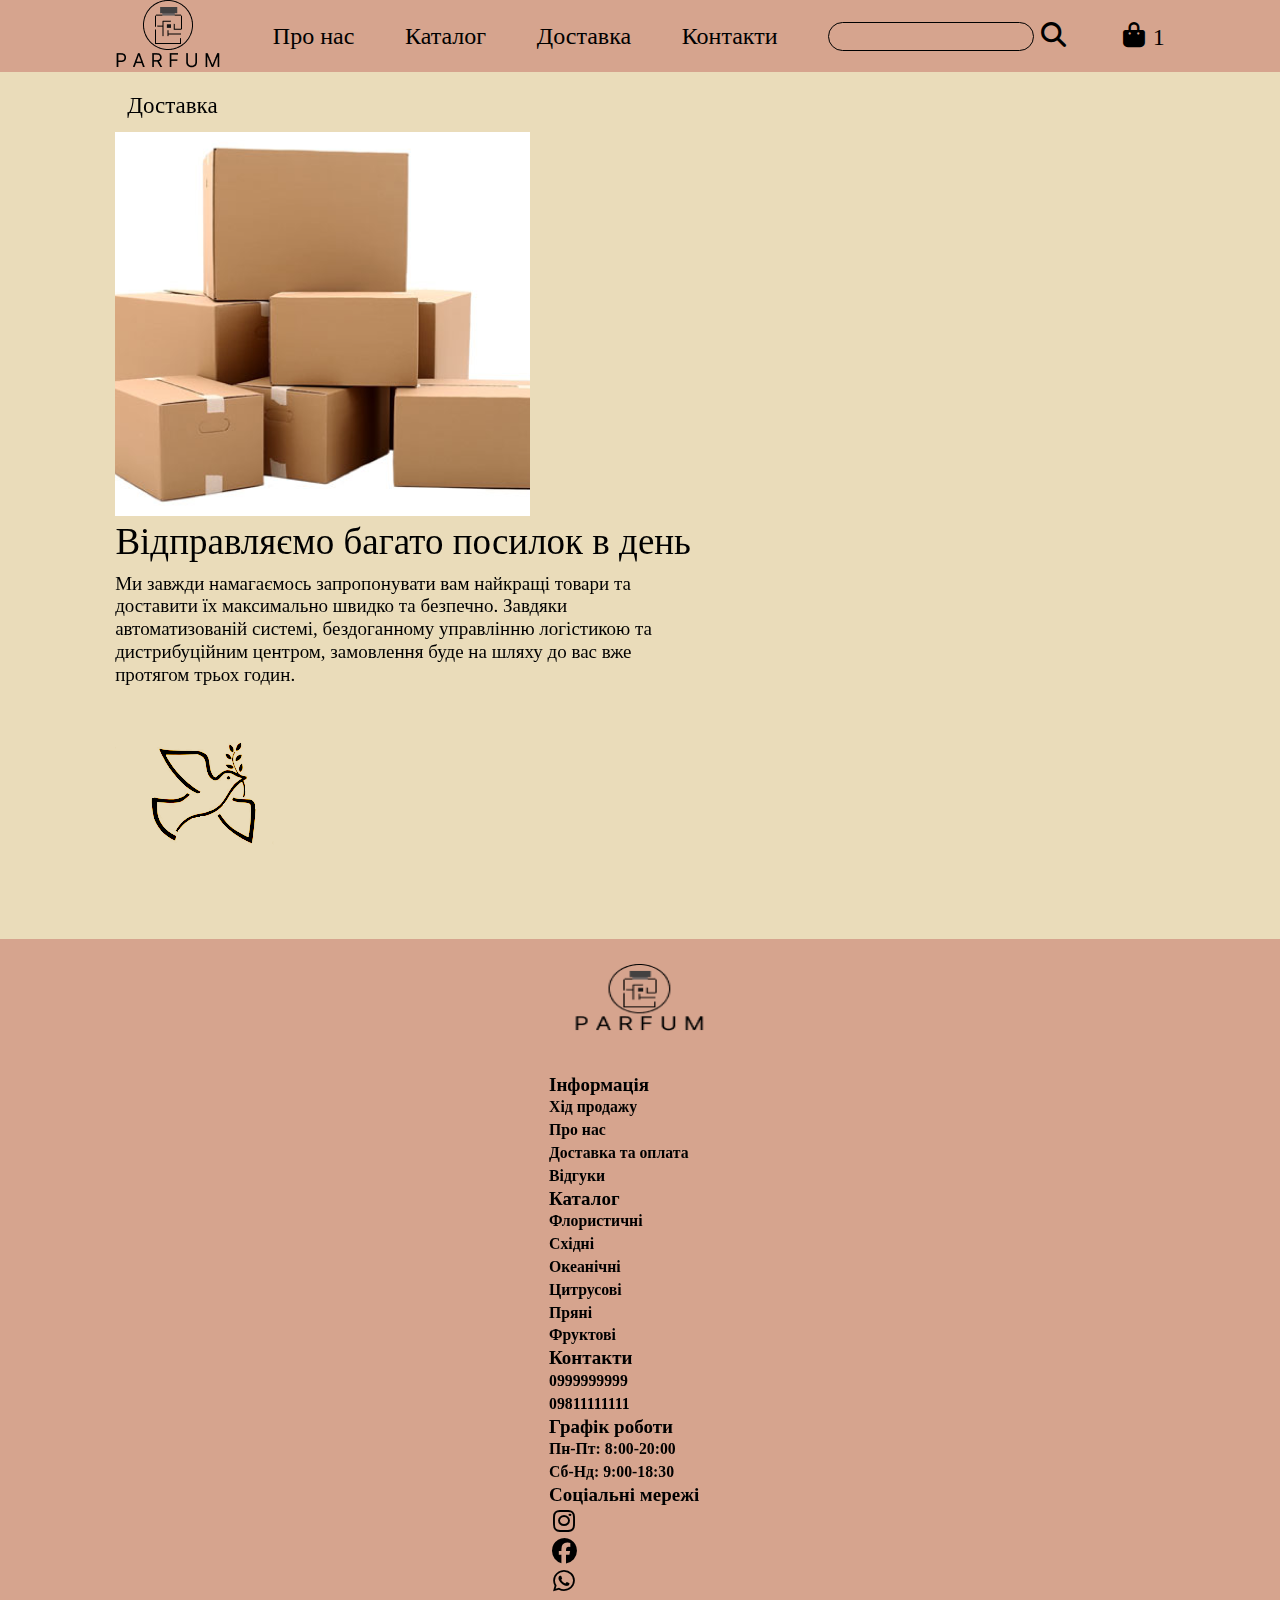
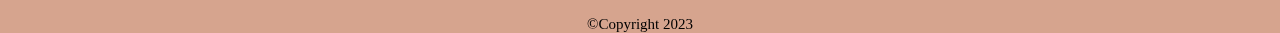
<file: project/delivery.html>
<!DOCTYPE html>
<html lang="en">
<head>
    <meta charset="UTF-8">
    <meta http-equiv="X-UA-Compatible" content="IE=edge">
    <meta name="viewport" content="width=device-width, initial-scale=1.0">
    <title>Document</title>
    <link href="https://cdn.jsdelivr.net/npm/bootstrap@5.2.3/dist/css/bootstrap.min.css" rel="stylesheet" integrity="sha384-rbsA2VBKQhggwzxH7pPCaAqO46MgnOM80zW1RWuH61DGLwZJEdK2Kadq2F9CUG65" crossorigin="anonymous">
    <link rel="stylesheet" href="style.css"/>
    <link rel="stylesheet" type="text/css" href="https://cdnjs.cloudflare.com/ajax/libs/font-awesome/6.3.0/css/all.min.css"/>
</head>
<body>
    <header>
        <a href="index.html" >
            <img  alt="" src="images/logoheader.png"/>
        </a>
        <nav class="navbar">
            <a href="about.html">Про нас</a>
            <a href="catalog.html">Каталог</a>
            <a href="delivery.html">Доставка</a>
            <a href="contact.html">Контакти</a>
            
           
            
        </nav>
        <section class="searchContainer">
            <form action="#">
                <input type="text"
                placeholder=""
                class="search"/>
                <button class="btnwithicon">
                    <i class="fa-sharp fa-solid fa-magnifying-glass fa-xl"></i>
                </button>
            </form>
        
        </section>
        <section class="shoping bag">
            <button class="btnwithicon">
                <i class="fa-solid fa-bag-shopping">
                    
                </i>
            </button>
            <span class="count goods">1</span>
        </section>
        
    </header>
    <section class="delivery page">
       <div class="col">
        <div class="row">
            <h4 class="page name">Доставка</h4>
        </div>
        <div class="row">
            <img class="deliveryimg" src="images/delivery.png">
                
            <div class="col">
                <h2 class="delivery header txt">Відправляємо багато посилок в день</h2>
                <h5 class="delivery txt page">Ми завжди намагаємось запропонувати вам найкращі товари та доставити їх максимально швидко та безпечно. Завдяки автоматизованій системі, бездоганному управлінню логістикою та дистрибуційним центром, замовлення буде на шляху до вас вже протягом трьох годин.</h5>            
                <img class="sign img del"  src="images/sign.png">
            </div>
                
            
        </div>
       </div>
    </section>
    <footer>
        <div class="col">
            <div class="row of logo">
                <img class="logofooter" alt="" src="images/logoheader.png"/>
            </div>
            <br>
            <div class="row">
                <div class="col">
                    <a href="#"><h4>Інформація</h4></a>
                    <a href="#"><h5>Хід продажу</h5></a>
                    <a href="#aboutus"><h5>Про нас</h5></a>
                    <a href="#deliveryandpayment"><h5>Доставка та оплата</h5></a>
                    <a href="#reviews"><h5>Відгуки</h5></a>
                </div>
                <div class="col">
                    <a href="catalog.html"><h4>Каталог</h4></a>
                    <a href="catalog.html"><h5>Флористичні</h5></a>
                    <a href="catalog.html"><h5>Східні</h5></a>
                    <a href="catalog.html"><h5>Океанічні</h5></a>
                    <a href="catalog.html"><h5>Цитрусові</h5></a>
                    <a href="catalog.html"><h5>Пряні</h5></a>
                    <a href="catalog.html"><h5>Фруктові</h5></a>
                </div>
                <div class="col">
                    <a href="#"><h4>Контакти</h4></a>
                    <a href="#"><h5>0999999999</h5></a>
                    <a href="#"><h5>09811111111</h5></a>
                </div>
                <div class="col">
                    <a href="#"><h4>Графік роботи</h4></a>
                    <a href="#"><h5>Пн-Пт: 8:00-20:00</h5></a>
                    <a href="#"><h5>Сб-Нд: 9:00-18:30</h5></a>
                </div>
                <div class="col">
                    <a href="#"><h4>Соціальні мережі</h4></a>
                    <div class="row">
                        <div class="col">
                            <button class="btnwithicon">
                                <i class="fa-brands fa-instagram"></i>
                            </button>
                        </div>
                        <div class="col">
                            <button class="btnwithicon">
                                <i class="fa-brands fa-facebook"></i>
                            </button>
                        </div>
                        <div class="col">
                            <button class="btnwithicon">
                                <i class="fa-brands fa-whatsapp"></i>
                            </button>
                        </div>
                    </div>
                   
                </div>
            </div>
            <br>
            <div class="row">
                <h5 class="copyright">©Copyright 2023</h5>
            </div>
        </div>
    </footer>
</body>
</html>
</file>
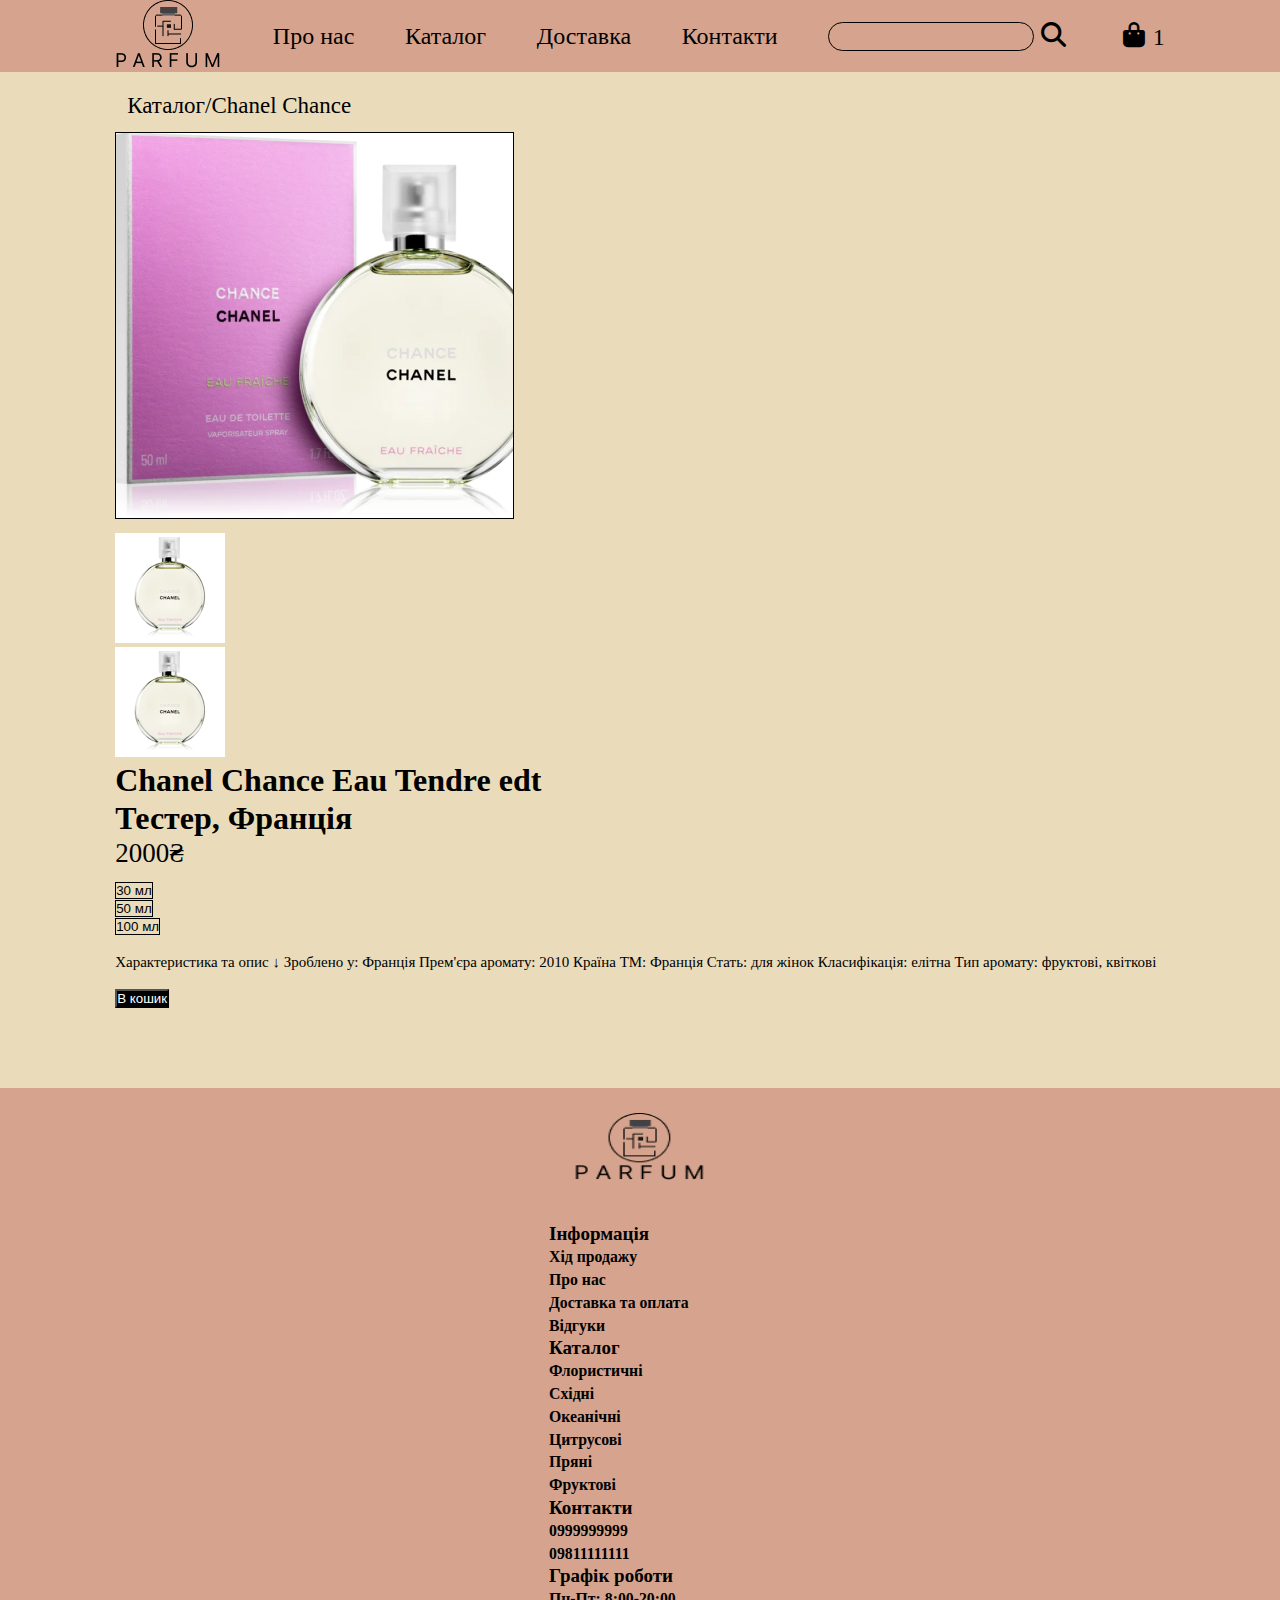
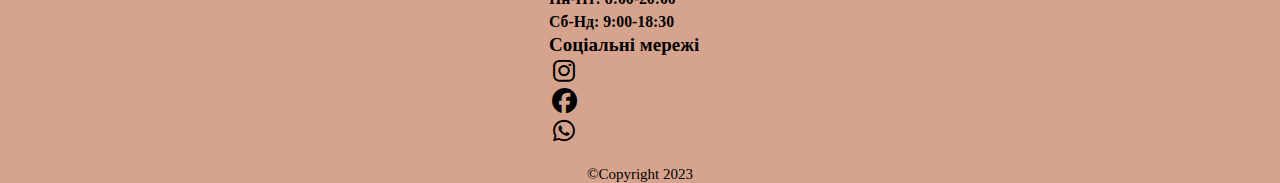
<file: project/product.html>
<!DOCTYPE html>
<html lang="en">
<head>
    <meta charset="UTF-8">
    <meta http-equiv="X-UA-Compatible" content="IE=edge">
    <meta name="viewport" content="width=device-width, initial-scale=1.0">
    <title>Document</title>
    <link href="https://cdn.jsdelivr.net/npm/bootstrap@5.2.3/dist/css/bootstrap.min.css" rel="stylesheet" integrity="sha384-rbsA2VBKQhggwzxH7pPCaAqO46MgnOM80zW1RWuH61DGLwZJEdK2Kadq2F9CUG65" crossorigin="anonymous">
    <link rel="stylesheet" href="style.css"/>
    <link rel="stylesheet" type="text/css" href="https://cdnjs.cloudflare.com/ajax/libs/font-awesome/6.3.0/css/all.min.css"/>
</head>
<body>
    <header>
        <a href="index.html" >
            <img  alt="" src="images/logoheader.png"/>
        </a>
        <nav class="navbar">
            <a href="about.html">Про нас</a>
            <a href="catalog.html">Каталог</a>
            <a href="delivery.html">Доставка</a>
            <a href="contact.html">Контакти</a>
        </nav>
        <section class="searchContainer">
            <form action="#">
                <input type="text"
                placeholder=""
                class="search"/>
                <button class="btnwithicon">
                    <i class="fa-sharp fa-solid fa-magnifying-glass fa-xl"></i>
                </button>
            </form>
        
        </section>
        <section class="shoping bag">
            <button class="btnwithicon">
                <i class="fa-solid fa-bag-shopping">
                    
                </i>
            </button>
            <span class="count goods">1</span>
        </section>
        
    </header>
    <section class="product page">
        
        <div class="col">
            <div class="row">
                <h4 class="page name">Каталог/Chanel Chance</h4>
            </div>
            <div class="row">
               <div class="col">
                 <img src="images/productDetail.png">
                 <div class="row photo">
                    <div class="col">
                       <img src="images/miniprodyct.png">
                    </div>
                    <div class="col">
                        <img src="images/miniprodyct.png">
                    </div>
                 </div>
               </div>
               <div class="col">
                   <h1 class="product name">Chanel Chance Eau Tendre edt  Тестер, Франція
                </h1>
                <h2 class="product price">2000₴</h2>
                <div class="row">
                    <div class="col">
                       <button class="btn volume">30 мл</button>
                    </div>
                    <div class="col">
                        <button class="btn volume">50 мл</button>
                     </div>
                     <div class="col">
                        <button class="btn volume">100 мл</button>
                     </div>
                 </div>
                 <br>
                 <span class="product main txt">
                    Характеристика та опис ↓
                    Зроблено у: Франція
                    Прем'єра аромату: 2010
                    Країна ТМ: Франція
                    Стать: для жінок
                    Класифікація: елітна
                    Тип аромату: фруктові, квіткові
                 </span>
                 <br>
                 <br>
                 <button onclick="window.location.href='shoppingbag.html';" class="btn buy">В кошик</button>
               </div>
               
            </div>
        </div>
    </section>
    <footer>
        <div class="col">
            <div class="row of logo">
                <img class="logofooter" alt="" src="images/logoheader.png"/>
            </div>
            <br>
            <div class="row">
                <div class="col">
                    <a href="#"><h4>Інформація</h4></a>
                    <a href="#"><h5>Хід продажу</h5></a>
                    <a href="#aboutus"><h5>Про нас</h5></a>
                    <a href="#deliveryandpayment"><h5>Доставка та оплата</h5></a>
                    <a href="#reviews"><h5>Відгуки</h5></a>
                </div>
                <div class="col">
                    <a href="catalog.html"><h4>Каталог</h4></a>
                    <a href="catalog.html"><h5>Флористичні</h5></a>
                    <a href="catalog.html"><h5>Східні</h5></a>
                    <a href="catalog.html"><h5>Океанічні</h5></a>
                    <a href="catalog.html"><h5>Цитрусові</h5></a>
                    <a href="catalog.html"><h5>Пряні</h5></a>
                    <a href="catalog.html"><h5>Фруктові</h5></a>
                </div>
                <div class="col">
                    <a href="#"><h4>Контакти</h4></a>
                    <a href="#"><h5>0999999999</h5></a>
                    <a href="#"><h5>09811111111</h5></a>
                </div>
                <div class="col">
                    <a href="#"><h4>Графік роботи</h4></a>
                    <a href="#"><h5>Пн-Пт: 8:00-20:00</h5></a>
                    <a href="#"><h5>Сб-Нд: 9:00-18:30</h5></a>
                </div>
                <div class="col">
                    <a href="#"><h4>Соціальні мережі</h4></a>
                    <div class="row">
                        <div class="col">
                            <button class="btnwithicon">
                                <i class="fa-brands fa-instagram"></i>
                            </button>
                        </div>
                        <div class="col">
                            <button class="btnwithicon">
                                <i class="fa-brands fa-facebook"></i>
                            </button>
                        </div>
                        <div class="col">
                            <button class="btnwithicon">
                                <i class="fa-brands fa-whatsapp"></i>
                            </button>
                        </div>
                    </div>
                   
                </div>
            </div>
            <br>
            <div class="row">
                <h5 class="copyright">©Copyright 2023</h5>
            </div>
        </div>
    </footer>
</body>
</html>
</file>
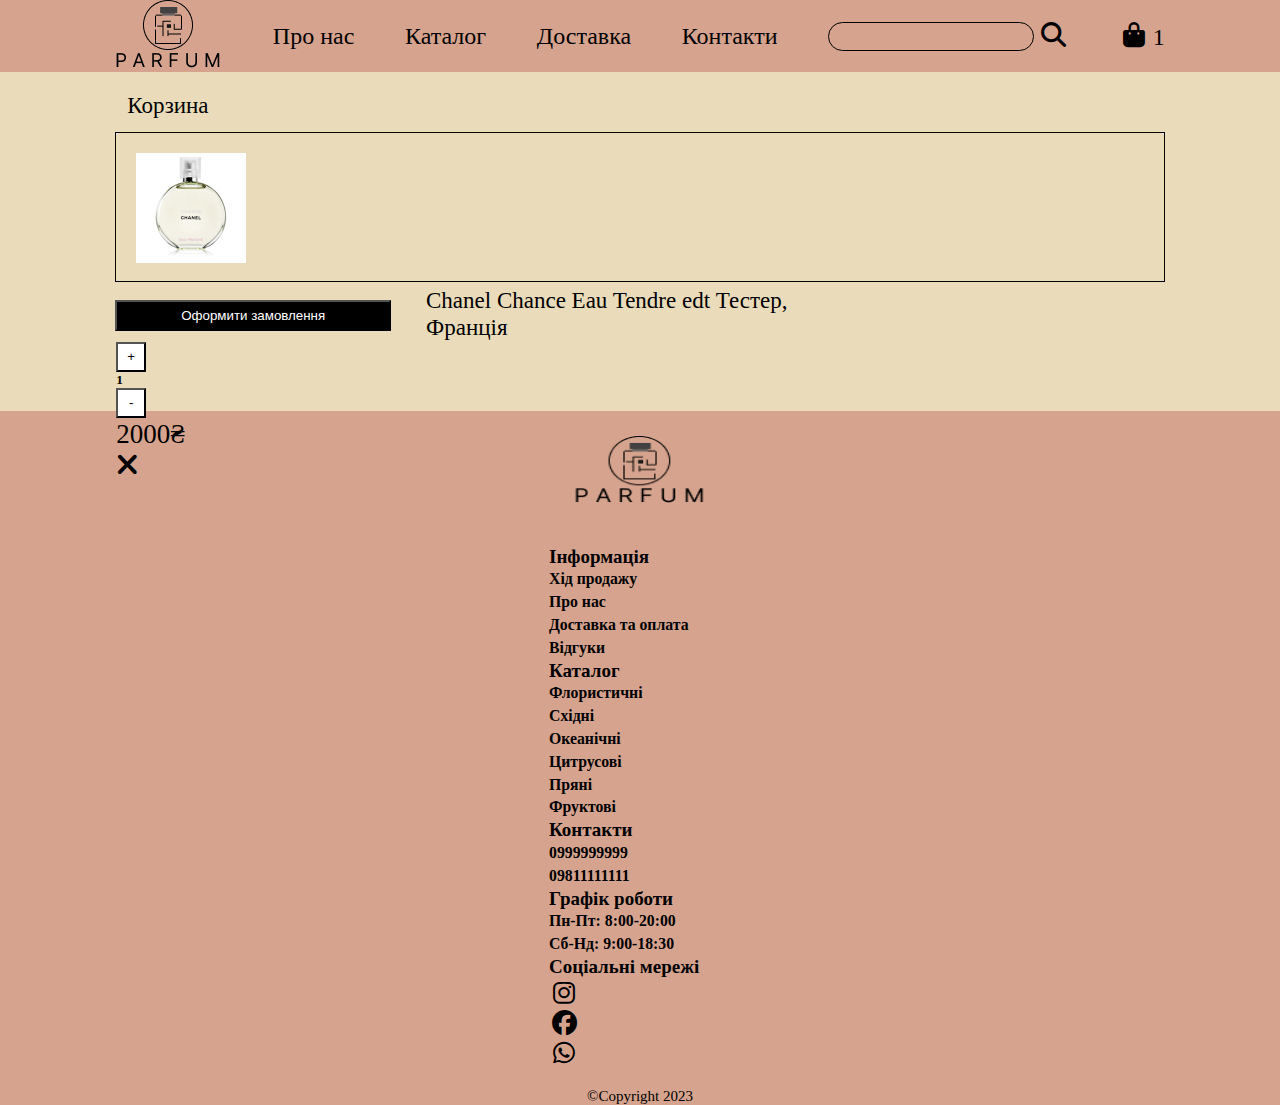
<file: project/shoppingbag.html>
<!DOCTYPE html>
<html lang="en">
<head>
    <meta charset="UTF-8">
    <meta http-equiv="X-UA-Compatible" content="IE=edge">
    <meta name="viewport" content="width=device-width, initial-scale=1.0">
    <title>Document</title>
    <link href="https://cdn.jsdelivr.net/npm/bootstrap@5.2.3/dist/css/bootstrap.min.css" rel="stylesheet" integrity="sha384-rbsA2VBKQhggwzxH7pPCaAqO46MgnOM80zW1RWuH61DGLwZJEdK2Kadq2F9CUG65" crossorigin="anonymous">
    <link rel="stylesheet" href="style.css"/>
    <link rel="stylesheet" type="text/css" href="https://cdnjs.cloudflare.com/ajax/libs/font-awesome/6.3.0/css/all.min.css"/>
</head>
<body>
    <header>
        <a href="index.html" >
            <img  alt="" src="images/logoheader.png"/>
        </a>
        <nav class="navbar">
            <a href="about.html">Про нас</a>
            <a href="catalog.html">Каталог</a>
            <a href="delivery.html">Доставка</a>
            <a href="contact.html">Контакти</a>
            
           
            
        </nav>
        <section class="searchContainer">
            <form action="#">
                <input type="text"
                placeholder=""
                class="search"/>
                <button class="btnwithicon">
                    <i class="fa-sharp fa-solid fa-magnifying-glass fa-xl"></i>
                </button>
            </form>
        
        </section>
        <section class="shoping bag">
            <button class="btnwithicon">
                <i class="fa-solid fa-bag-shopping">
                    
                </i>
            </button>
            <span class="count goods">1</span>
        </section>
        
    </header>
    <section class="shoping bag page">
        <div class="col">
            <div class="row">
                <h4 class="page name">Корзина</h4>
            </div>
            <div class="row bag">
                <div class="col">
                    <img class="bag photo" src="images/miniprodyct.png">
                </div>
                <div class="col elem bag">
                    <h4 class="bag name product">Chanel Chance Eau Tendre edt  Тестер, Франція
                    </h4>
                </div>
                <div class="col elem bag">
                    <div class="row">
                        <div class="col"><button class="increm" onclick="increment()">+</button></div>
                        <div class="col" style="width: 3px;"><h5>1</h5></div>
                        <div class="col"><button class="increm" onclick="decrement()">-</button>  </div>
                    </div>
                </div>
                <div class="col elem bag">
                    <span class="product price">2000₴</span>
                </div>
                <div class="col elem bag">
                    <i class="fa-solid fa-xmark"></i>
                </div>
            </div>
            <br>
            
                <button class="btn order">Оформити замовлення</button>
            
        </div>
    </section>
    <footer>
        <div class="col">
            <div class="row of logo">
                <img class="logofooter" alt="" src="images/logoheader.png"/>
            </div>
            <br>
            <div class="row">
                <div class="col">
                    <a href="#"><h4>Інформація</h4></a>
                    <a href="#"><h5>Хід продажу</h5></a>
                    <a href="#aboutus"><h5>Про нас</h5></a>
                    <a href="#deliveryandpayment"><h5>Доставка та оплата</h5></a>
                    <a href="#reviews"><h5>Відгуки</h5></a>
                </div>
                <div class="col">
                    <a href="catalog.html"><h4>Каталог</h4></a>
                    <a href="catalog.html"><h5>Флористичні</h5></a>
                    <a href="catalog.html"><h5>Східні</h5></a>
                    <a href="catalog.html"><h5>Океанічні</h5></a>
                    <a href="catalog.html"><h5>Цитрусові</h5></a>
                    <a href="catalog.html"><h5>Пряні</h5></a>
                    <a href="catalog.html"><h5>Фруктові</h5></a>
                </div>
                <div class="col">
                    <a href="#"><h4>Контакти</h4></a>
                    <a href="#"><h5>0999999999</h5></a>
                    <a href="#"><h5>09811111111</h5></a>
                </div>
                <div class="col">
                    <a href="#"><h4>Графік роботи</h4></a>
                    <a href="#"><h5>Пн-Пт: 8:00-20:00</h5></a>
                    <a href="#"><h5>Сб-Нд: 9:00-18:30</h5></a>
                </div>
                <div class="col">
                    <a href="#"><h4>Соціальні мережі</h4></a>
                    <div class="row">
                        <div class="col">
                            <button class="btnwithicon">
                                <i class="fa-brands fa-instagram"></i>
                            </button>
                        </div>
                        <div class="col">
                            <button class="btnwithicon">
                                <i class="fa-brands fa-facebook"></i>
                            </button>
                        </div>
                        <div class="col">
                            <button class="btnwithicon">
                                <i class="fa-brands fa-whatsapp"></i>
                            </button>
                        </div>
                    </div>
                   
                </div>
            </div>
            <br>
            <div class="row">
                <h5 class="copyright">©Copyright 2023</h5>
            </div>
        </div>
    </footer>
</body>
</html>
</file>
<file: project/style.css>
*{
    margin: 0;
    padding: 0;
   box-sizing: border-box;
 
}

html
{
    overflow-x: hidden;
}
header
{
    position: fixed;
    top: 0;
    left: 0;
    right: 0;
    padding: 0rem 9%;
    background-color: rgba(214, 164, 142, 1);
    display: flex;
    align-items: center;
    justify-content: space-between;
    z-index: 1000;
    
}
.navbar
{
    display: contents;
}
header .navbar a{
    font-family: 'Inder';
    font-style: normal;
    font-weight: 400;
    font-size: 24px;
    line-height: 120%;
    color: black;
    text-decoration: none;
    
}
.search
{
    width: 206px;
    height: 29px;
    border: 1px solid #000000;
    border-radius: 50px;
    background-color: rgba(217, 217, 217, 0);
}
.btnwithicon
{
    height: 30px;
    width: 30px;
    background-color: rgba(217, 217, 217, 0);
    border: 0px;
}
.fa-sharp.fa-solid.fa-magnifying-glass.fa-xl, .fa-solid.fa-bag-shopping
{
    font-size: 25px;
}
.count.goods
{
    font-family: 'Inder';
    font-style: normal;
    font-weight: 400;
    font-size: 24px;
    line-height: 120%;
}


.home
{

    display: flex;
    align-items: center;
    background-position: center;
    padding: 5rem 9%;
    background-color: rgba(234, 220, 186, 1);
    
}
.column {
    float: left;
    width: 50%;
  }
  


.content
{
    width: 1123px;
    height: 700px;
    margin-top: 70px;
    display: table;
}

.column.col
{
   display: flex;
   flex-direction: column;
   justify-content: center;
   height: 700px;
}
.leap1
{
    position: absolute;
    width: 200px;
    height: 200px;
    left: 100px;
    top: 142px;
    mix-blend-mode: multiply;
}
.leap2
{
    position: absolute;
    width: 200px;
    height: 200px;
    left: 470px;
    top: 650px;
    mix-blend-mode: multiply;
}
.main.header
{
    width: 522px;
    height: 114px;
    font-family: 'Inter';
    font-style: normal;
    font-weight: 700;
    font-size: 46px;
    line-height: 120%;
}
.secondary.header
{
    width: 522px;
    height: 80px;
    font-family: 'Inter';
    font-style: normal;
    font-weight: 400;
    font-size: 23px;
    line-height: 120%;

}
.btn.main.section
{
    background-color: black;
    width: 126px;
    height: 41px;
    color: white;
    border-radius: 50px;
   
}
.row.buttons
{
    padding-top: 20px;
}
.catalog, .about.us, .delivery.and.payment, .reviews
{
    display: flex;
    flex-direction: column;
    align-items: center;
    background-position: center;
    padding: 5rem 9%;
    background-color: rgba(234, 220, 186, 1);
}
.header.section
{
    width: 1075px;
    text-align: center;
    font-family: 'Inter';
    font-style: normal;
    font-weight: 700;
    font-size: 46px;
    line-height: 120%;
    padding-bottom: 50px;
}
.btn.main.show.section
{
    background-color: transparent;
    width: 126px;
    height: 41px;
    color: black;
    border-radius: 50px;
    text-align: center;
    margin: auto;
}
.row.elem
{
    width: max-content;
    
}
.card
{
    width: 300px;
    height: 450px;
    border: 1px solid black;
    background-color: transparent;
}
.card.image
{
    width: 225px;
    height: 245px;
    margin: 35px;
    border: 0px;
    background-color: white;
}
.card.title
{
    text-align: center;
    width: auto;
    height: 50px;
    border: 0;
    font-family: 'Inter';
    font-style: normal;
    font-weight: 400;
    font-size: 23px;
    line-height: 120%;
    color: #000000;

}
.about.us.txt
{
    width: 478px;
height: 222px;


/* H2 */

font-family: 'Inter';
font-style: normal;
font-weight: 400;
font-size: 37px;
line-height: 120%;
 color: black;

text-align: center;
}
.advantage.txt
{
    color: black;
    width: 347px;
height: 144px;


/* H3 */

font-family: 'Inter';
font-style: normal;
font-weight: 400;
font-size: 29px;
line-height: 100%;
/* or 35px */

text-align: center;
}
.row.about
{
    width: 1130px;
}
.col.advantage
{
    text-align: center;
}
.advantage.img
{
    margin: 50px;
    mix-blend-mode: multiply;
}
.sign.img
{
    width: 177px;
    height: 124px;
    mix-blend-mode: color-burn;
}
.col.delivery
{
    width: 236px;
    height: 242px;
    border: 1px solid black;
}
.number
{
    height: 70px;
    margin: 30px;
    font-family: 'Inter';
    font-style: normal;
    font-weight: 700;
    font-size: 46px;
    line-height: 120%;
    text-align: center;
    color: #000000;

}
.txt.delivery
{
 

    height: 88px;
    font-family: 'Inter';
    font-style: normal;
    font-weight: 400;
    font-size: 29px;
    line-height: 120%;
    text-align: center;
    color: #000000;
}
.container1
{
    display: flex;
    flex-direction: row;
    justify-content: space-between;
    column-gap: 50px;
}
.person.img
{
    width: 100px;
    height: 100px;
    margin: 20px;
    mix-blend-mode: multiply;
    text-align: center;
}
.person.name
{
    font-family: 'Inter';
    font-style: normal;
    font-weight: 400;
    font-size: 29px;
    line-height: 120%;
    text-align: center;
    color: #000000;
}
.review.txt
{


    font-family: 'Inter';
    font-style: normal;
    font-weight: 400;
    font-size: 23px;
    line-height: 120%;
     text-align: center;
    color: #000000;
}
.col.review
{
    width: 250px;
    height: 300px;
    border: 1px solid #000000;
    text-align: center;
}
.review.header
{
    font-family: 'Inter';
    font-style: normal;
    font-weight: 400;
    font-size: 30px;
    line-height: 120%;
    width: 1100px;
    color: #000000;
}
.name.label.review
{
    font-family: 'Inter';
    font-style: normal;
    font-weight: 400;
    font-size: 25px;
    line-height: 120%;
    padding: 0px;
    color: #000000;
}
.name.input
{
    width: 536px;
    height: 40px;
    background: #FFFFFF;
    border-radius: 50px;
    border:0px solid white;
}
.review.input
{
    width: 536px;
    height: 90px;
    background: #FFFFFF;
    border:0px solid white;
    border-radius: 20px;
}
.col.of.input
{
    width: 1100px;
    
}
.leap3
{
    width: 120px;
    height: 120px;
    margin-left: 600px;
    mix-blend-mode: multiply;
}
footer
{
    padding: 0rem 9%;
    background-color: rgba(214, 164, 142, 1);
    display: flex;
    justify-content: center;
    align-items: center;
   
}
.logofooter
{
    width: 132px;
    height: 67px;
    display: block;
    margin: 25px;
    color: black;
}
footer a
{
    font-family: 'Inter';
    font-style: normal;
    font-weight: 400;
    font-size: 19px;
    line-height: 120%;
    text-decoration: none;
    height: 29px;
    color: #000000;
}
.fa-brands.fa-instagram, .fa-brands.fa-facebook, .fa-brands.fa-whatsapp
{
   font-size: 25px;
}
.copyright
{
    font-family: 'Inter';
    font-style: normal;
    font-weight: 400;
    font-size: 15px;
     line-height: 120%;
     text-align: center;
    color: #000000;
}
.row.of.logo
{
    display: flex;
    justify-content: center;
}
.page.name
{
    font-family: 'Inter';
font-style: normal;
font-weight: 400;
font-size: 23px;
line-height: 120%;
padding: 12px;
/* or 28px */


color: #000000;
}
.catalog.page
{
    display: flex;
    flex-direction: column;
    
    padding: 5rem 9%;
    background-color: rgba(234, 220, 186, 1);
}
.col-xs-10.col-sm-2.filter
{
    width: 356px;
    height: 456px;
    border: 1px solid black;
}
.filter.txt
{
    font-family: 'Inter';
    font-style: normal;
    font-weight: 400;
    margin-top: 5px;
    font-size: 29px;
    line-height: 120%;
    color: #000000;
}
hr
{
    margin: 0px;
}
name.of.filter
{
    font-family: 'Inter';
    font-style: normal;
    font-weight: 400;
    font-size: 19px;
    line-height: 120%;
    color: #000000;
}

.price-content {
    display: flex;
    align-items: center;
    justify-content: space-between;
  }
  

  

  
  .range-slider {
    width: 256px;
    position: relative;

  }
  
  input[type=range] {
    -webkit-appearance: none;
    background: transparent; 
    position: absolute;
    width: 250px;
    left: 0;
  }
  
  input[type=range]::-webkit-slider-thumb {
    -webkit-appearance: none;
    height: 15px;
    width: 15px;
    border-radius: 50%;
    background: black;
    cursor: pointer;
    margin-top: -5px;
    position: relative;
    z-index: 1;
  }
  
  input[type=range]::-webkit-slider-runnable-track {
    width: 250px;
    height: 5px;
    background: white;
    border: 1px solid black;
  }
label.container
{
    padding: 0px;
}

.catalog.card
{
    height: 225px;
    width: 160px;
    padding: 0px;
}
.goods.elem
{
    width: 100px;
    height: 100px;
    margin-top: 25px;
    margin-bottom: 20px;
}
.product.info
{
    font-family: 'Inter';
    font-style: normal;
    font-weight: 400;
    font-size: 18px;
    line-height: 120%;
    color: #000000;
}
.row.additional
{
    margin-top: 15px;
}
.col.price
{
    margin: auto;
}
.row.of.catal
{
    width: 1110px;
}


.about.page, .delivery.page, .contact.page, .product.page, .shoping.bag.page
{
    display: flex;
    flex-direction: column;
    padding: 5rem 9%;
    background-color: rgba(234, 220, 186, 1);
}
.about.header.txt, .delivery.header.txt
{
    font-family: 'Inter';
    font-style: normal;
    font-weight: 400;
    font-size: 37px;
    line-height: 120%;
    width: 576px;
height: 53px;
color: #000000;
}
.about.txt.page
{
    width: 544px;
height: 122px;
padding: 0px;
font-family: 'Inter';
font-style: normal;
font-weight: 400;
font-size: 19px;
line-height: 120%;
/* or 23px */


color: #000000;
}
.aboutimg
{
    width: 330px;
    height: 300px;
   
}
.col.aditionalimg
{
    display: block;
    margin: auto;
    mix-blend-mode: multiply;
}
.deliveryimg
{
    width: 415px;
height: 384px;
}
.delivery.txt.page
{
    width: 561px;
    height: 158px;
    padding: 0px;
    font-family: 'Inter';
    font-style: normal;
    font-weight: 400;
    font-size: 19px;
    line-height: 120%;
    text-align: start;
}
.sign.img.del
{
    width: 177px;
    height: 124px;
    mix-blend-mode: color-burn;
}


.name.container.contact
{
    width: 285px;
    height: 66px;
    
    font-family: 'Inter';
    font-style: normal;
    font-weight: 400;
    font-size: 29px;
    line-height: 120%;
    padding: 20px;
    
    text-align: center;
    
    color: #000000;
    
}
.fa-solid.fa-phone
{
    font-size: 30px;
    margin: auto;
}
.fa-solid.fa-calendar-days, .fa-solid.fa-xmark
{
    font-size: 30px;
}
.fa-solid.fa-location-dot
{
    font-size: 30px;
    padding: 40px;
}
.col.contact {
    float: left;
    width: 288px;

    padding: 0 10px;
  }
 
  
  

  .card.contact.element {
   border: 1px solid black;
    height: 350px;
    text-align: center;
    
  }
  
  .txt.container.contact
  {
      width: 285px;
      height: 66px;
      
      font-family: 'Inter';
      font-style: normal;
      font-weight: 400;
      font-size: 29px;
      line-height: 120%;

      text-align: center;
      
      color: #000000;
      
  }
.product.name
{
    width: 428px;

font-family: 'Inter';
font-style: normal;
font-weight: 700;
font-size: 32px;
line-height: 120%;

color: #000000;

}
.row.photo
{
    width: 290px;
    padding-top: 10px;
}
.product.price
{
    width: 124px;
height: 44px;

/* H2 */

font-family: 'Inter';
font-style: normal;
font-weight: 400;
font-size: 27px;
line-height: 120%;
/* or 44px */


color: #000000;
}
.btn.volume
{

    background-color: transparent;
    text-align: center;
    border: 1px solid black;
    color: black;
}
.product.main.txt
{
    width: 300px;
height: 135px;


/* Title 1 */

font-family: 'Inter';
font-style: normal;
font-weight: 400;
font-size: 15px;
line-height: 120%;
/* or 18px */


color: #000000;
}
.btn.buy
{
    background-color: black;
    color: white;
}
.lp
{
    height: 225px;
    width: 104px;
    mix-blend-mode: multiply;
}
.row.bag
{
    border: 1px solid black;
    height: 150px;
    margin: 0px;
}
.btn.order
{
    background-color: black;
    color: white;
    width: 276px;
height: 31px;
display: flex;
flex-direction: row;
justify-content: center;
align-items: center;
margin: 0;
gap: 10px;

}
.bag.photo
{
    padding: 20px;
}
.bag.name.product
{
    margin: auto;
    font-family: 'Inter';
    font-style: normal;
    font-weight: 400;
    font-size: 23px;
    line-height: 120%;
}
.col.elem.bag
{
    margin: auto;
}
.increm
{
    background-color: white;
    color: black;
    text-align: center;
    width: 30px;
    height: 30px;
}
</file>
